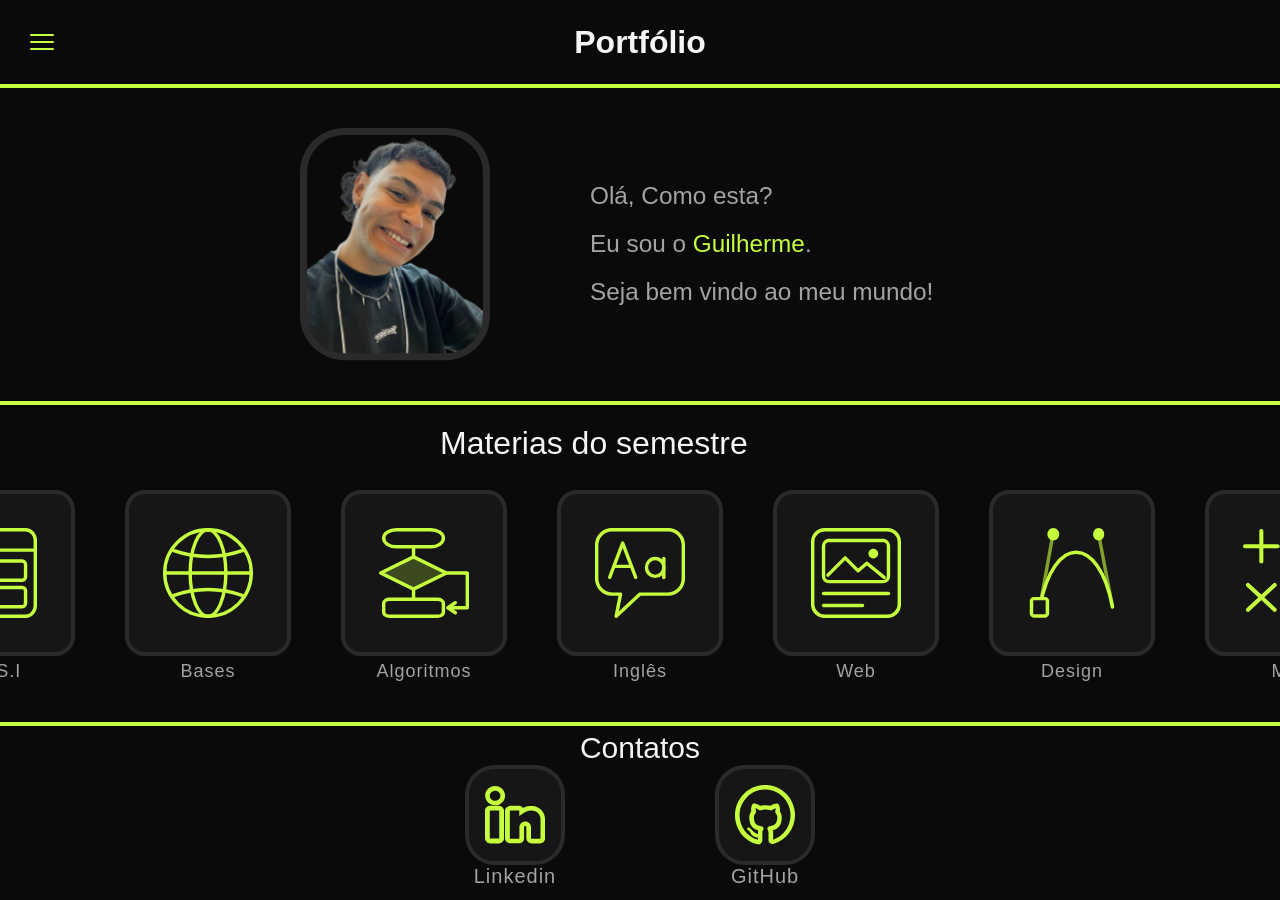
<file: index.html>
<!DOCTYPE html>
<html lang="PT-BR">

<head>
    <meta charset="UTF-8">
    <meta name="viewport" content="width=device-width, initial-scale=1.0">
    <link rel="stylesheet" href="./assets/css/style.css">
    <title>Portfólio</title>
</head>

<body>
    <header>
        <div class="menu-wrapper">
            <input type="checkbox" id="burgerToggle" class="burger-toggle" aria-label="Abrir ou fechar menu">
            <label for="burgerToggle" class="menu-overlay"></label>

            <label for="burgerToggle" class="burger-btn">
                <span></span>
                <span></span>
                <span></span>
            </label>

            <nav id="navMenu" class="nav-menu" aria-label="Menu principal">
                <a href="./ppsi.html">P.P.S.I</a>
                <a href="./bases.html">Bases</a>
                <a href="./algoritmos.html">Algoritmos</a>
                <a href="./ingles.html">Inglês</a>
                <a href="./web.html">Web</a>
                <a href="./design.html">Design</a>
                <a href="./mat.html">Mat</a>
                <a href="./index.html">Home</a>
            </nav>
        </div>
        <h1>Portfólio</h1>
    </header>
    <main>
        <Div class="Apresentação">

            <img src="./assets/img/Foto.svg" </img>

            <div class="span" <h1>Olá, Como esta?</h1>

                <p>Eu sou o <span class="destaque">Guilherme</span>.</p>

                <p>Seja bem vindo ao meu mundo!</p>
            </Div>

        </div>
        <div class="titulo">
            <p>Materias do semestre</p>
        </div>

        <div class="links">

            <a class="ppsi" href="./ppsi.html">
                <span class="icone"><img src="./assets/img/PPSI.svg" alt=""></span>
                <span class="legenda">P.P.S.I</span>
            </a>

            <a class="bases" href="./bases.html">
                <span class="icone"><img src="./assets/img/bases.svg" alt=""></span>
                <span class="legenda">Bases</span>
            </a>

            <a class="algoritmos" href="./algoritmos.html">
                <span class="icone"><img src="./assets/img/Algoritmos.svg" alt=""></span>
                <span class="legenda">Algoritmos</span>
            </a>

            <a class="ingles" href="./ingles.html">
                <span class="icone"><img src="./assets/img/Ingles.svg" alt=""></span>
                <span class="legenda">Inglês</span>
            </a>

            <a class="web" href="./web.html">
                <span class="icone"><img src="./assets/img/web.svg" alt=""></span>
                <span class="legenda">Web</span>
            </a>

            <a class="design" href="./design.html">
                <span class="icone"><img src="./assets/img/design.svg" alt=""></span>
                <span class="legenda">Design</span>
            </a>

            <a class="mat" href="./mat.html">
                <span class="icone"><img src="./assets/img/mat.svg" alt=""></span>
                <span class="legenda">Mat</span>
            </a>

        </div>

    </main>
    <footer>

        <p>Contatos</p>

        <div class="links-footer">

            <a class="ppsi" href="https://www.linkedin.com/in/guilherme-nunes-466906206/">
                <span class="icone"><img src="./assets/img/linkedin.svg" alt=""></span>
                <span class="legenda">Linkedin</span>
            </a>

            <a class="bases" href="https://github.com/guinunes02">
                <span class="icone"><img src="./assets/img/github.svg" alt=""></span>
                <span class="legenda">GitHub</span>
            </a>

        </div>
    </footer>
</body>

</html>
</file>
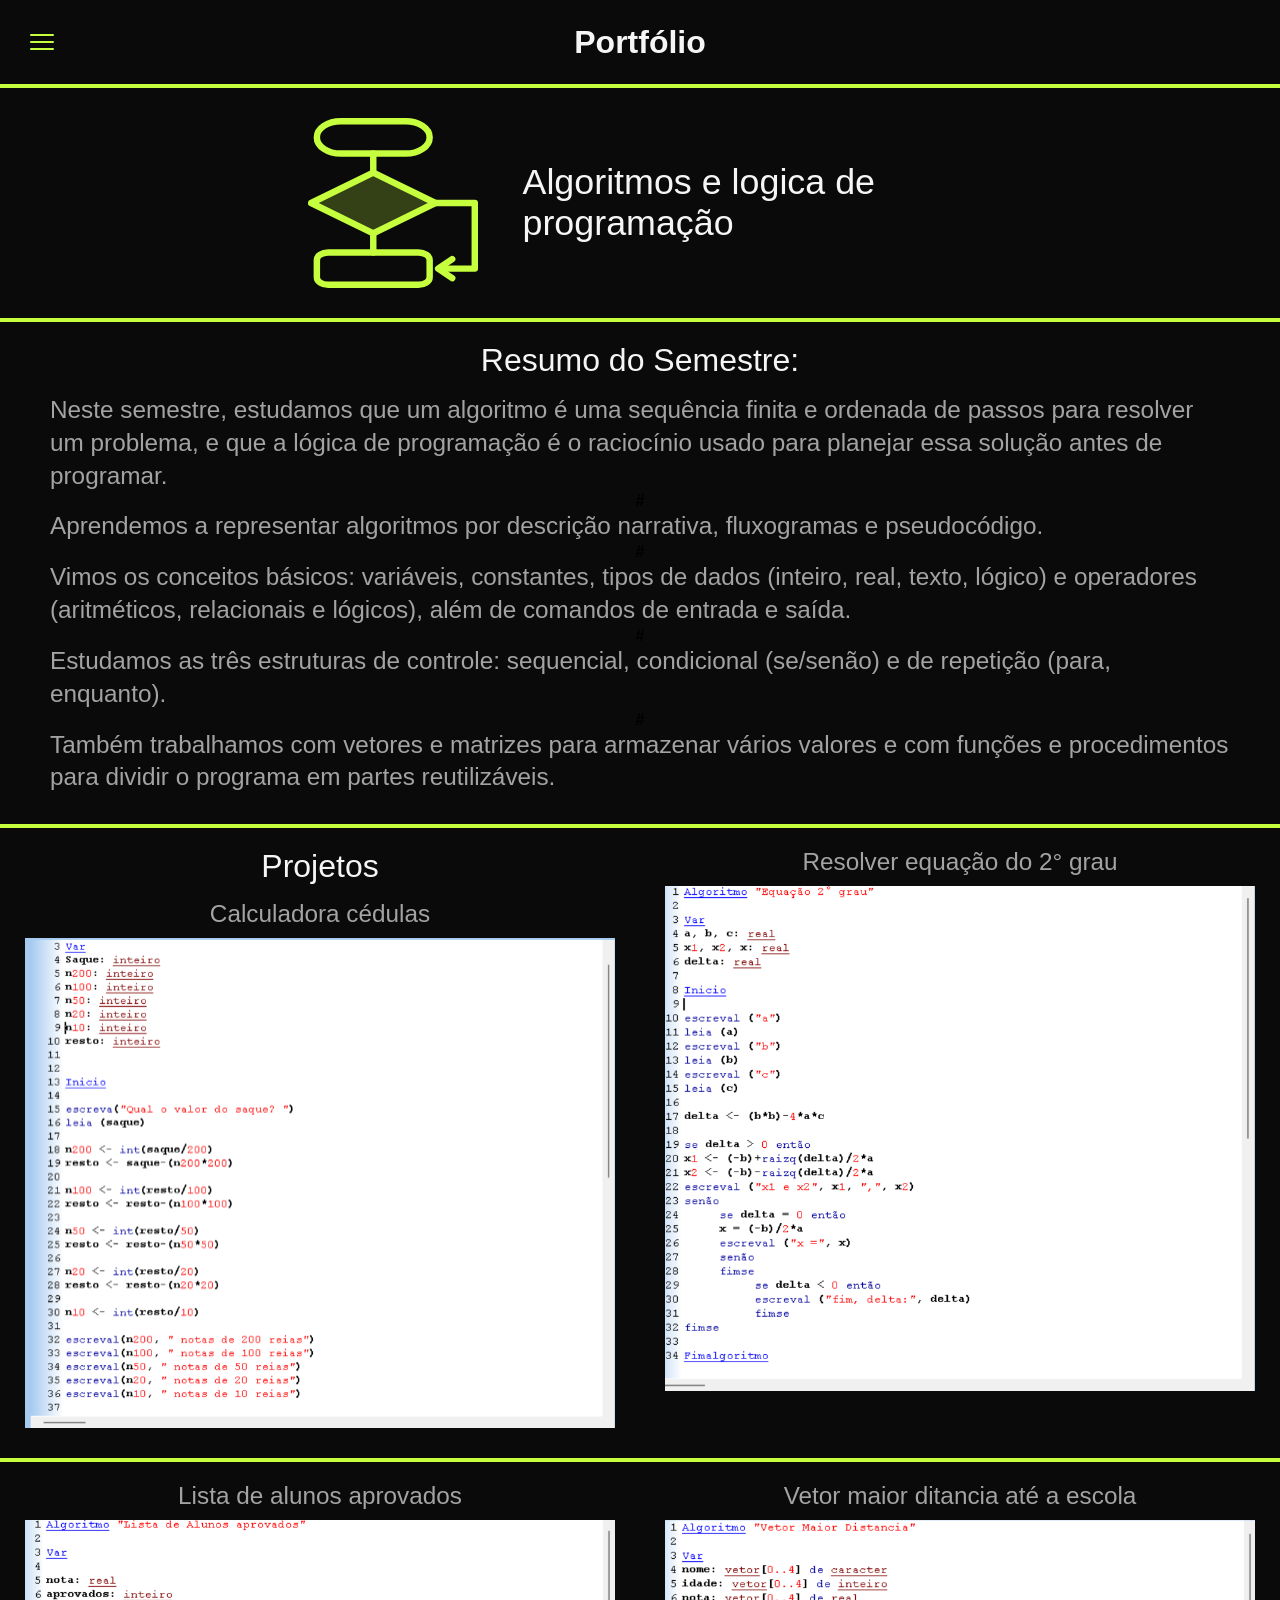
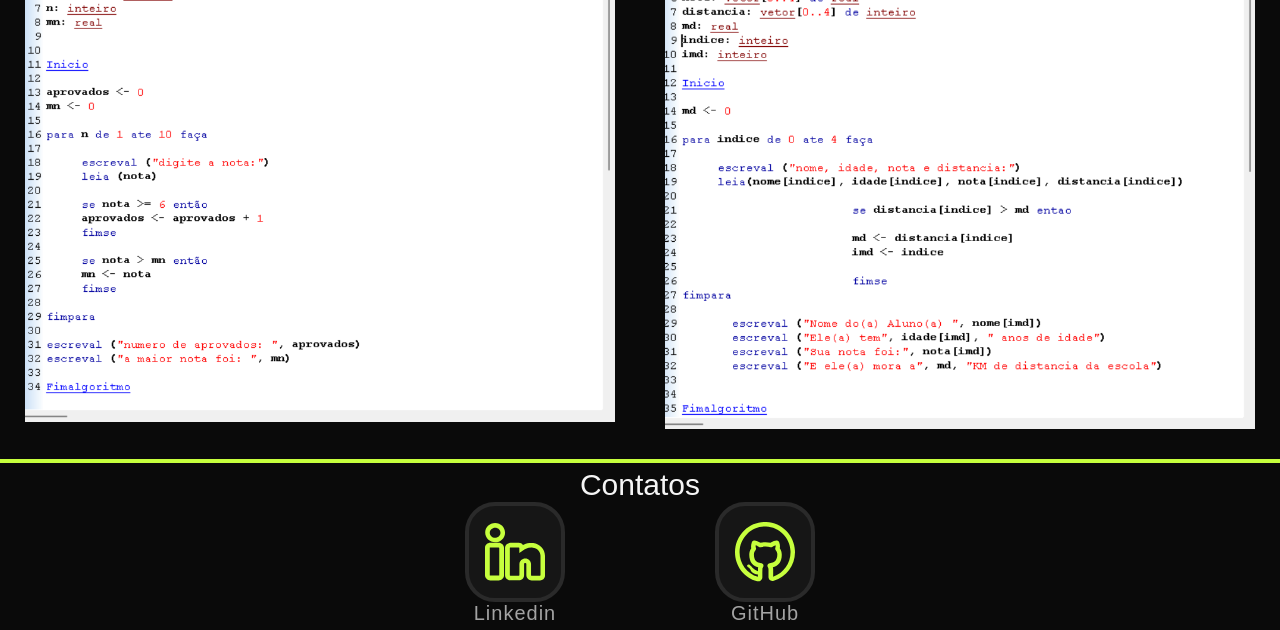
<file: algoritmos.html>
<!DOCTYPE html>
<html lang="pt-BR">

<head>
    <meta charset="UTF-8">
    <meta name="viewport" content="width=device-width, initial-scale=1.0">
    <link rel="stylesheet" href="./assets/css/style.css">
    <link rel="stylesheet" href="./assets/css/algoritmos.css">
    <title>Algoritmos e lógica de programação</title>
</head>

<body class="pagina-algoritmos">
    <header>
        <div class="menu-wrapper">
            <input type="checkbox" id="burgerToggle" class="burger-toggle" aria-label="Abrir ou fechar menu">
            <label for="burgerToggle" class="menu-overlay"></label>

            <label for="burgerToggle" class="burger-btn">
                <span></span>
                <span></span>
                <span></span>
            </label>

            <nav id="navMenu" class="nav-menu" aria-label="Menu principal">
                <a href="./ppsi.html">P.P.S.I</a>
                <a href="./bases.html">Bases</a>
                <a href="./algoritmos.html">Algoritmos</a>
                <a href="./ingles.html">Inglês</a>
                <a href="./web.html">Web</a>
                <a href="./design.html">Design</a>
                <a href="./mat.html">Matematica</a>
                <a href="./index.html">Home</a>
            </nav>
        </div>
        <h1>Portfólio</h1>
    </header>

    <main>

        <section class="hero">
            <img src="./assets/img/Algoritmos.svg" alt="">
            <h2>Algoritmos e logica de programação</h2>
        </section>

        <section class="secao">
            <h2>Resumo do Semestre:</h2>
            <p>Neste semestre, estudamos que um algoritmo é uma sequência finita e ordenada de passos para resolver um
                problema, e que a lógica de programação é o raciocínio usado para planejar essa solução antes de
                programar.</p>
            <b>#</b>
            <p>Aprendemos a representar algoritmos por descrição narrativa, fluxogramas e pseudocódigo.</p>
            <b>#</b>
            <p>Vimos os conceitos básicos: variáveis, constantes, tipos de dados (inteiro, real, texto, lógico) e
                operadores (aritméticos, relacionais e lógicos), além de comandos de entrada e saída.</p>
            <b>#</b>
            <p>Estudamos as três estruturas de controle: sequencial, condicional (se/senão) e de repetição (para,
                enquanto).</p>
            <b>#</b>
            <p>Também trabalhamos com vetores e matrizes para armazenar vários valores e com funções e procedimentos
                para dividir o programa em partes reutilizáveis.</p>
        </section>
            <section class="secao projeto">
                <h2>Projetos</h2>
                <h3 class="projeto-titulo">Calculadora cédulas</h3>
                <a href="#"><img class="destaque-img" src="./assets/img/cedulas.svg"
                        alt="Código da calculadora de cédulas"></a>
            </section>

            <section class="secao projeto">
                <h3 class="projeto-titulo">Resolver equação do 2° grau</h3>
                <a href="#"><img class="destaque-img" src="./assets/img/2grau.svg"
                        alt="Código da equação do 2° grau"></a>
            </section>

            <section class="secao projeto">
                <h3 class="projeto-titulo">Lista de alunos aprovados</h3> 
                <a href="#"><img class="destaque-img" src="./assets/img/alunos.svg"
                        alt="Código da lista de alunos aprovados"></a>
            </section>

            <section class="secao projeto">
                <h3 class="projeto-titulo">Vetor maior ditancia até a escola</h3>
                <a href="#"><img class="destaque-img" src="./assets/img/Vetor.svg"
                        alt="Código do vetor de maior distância"></a>
            </section>

    </main>

    <footer>
        <p>Contatos</p>

        <div class="links-footer">
            <a href="https://www.linkedin.com/in/guilherme-nunes-466906206/">
                <span class="icone"><img src="./assets/img/linkedin.svg" alt=""></span>
                <span class="legenda">Linkedin</span>
            </a>

            <a href="https://github.com/guinunes02">
                <span class="icone"><img src="./assets/img/github.svg" alt=""></span>
                <span class="legenda">GitHub</span>
            </a>
        </div>
    </footer>
</body>

</html>
</file>
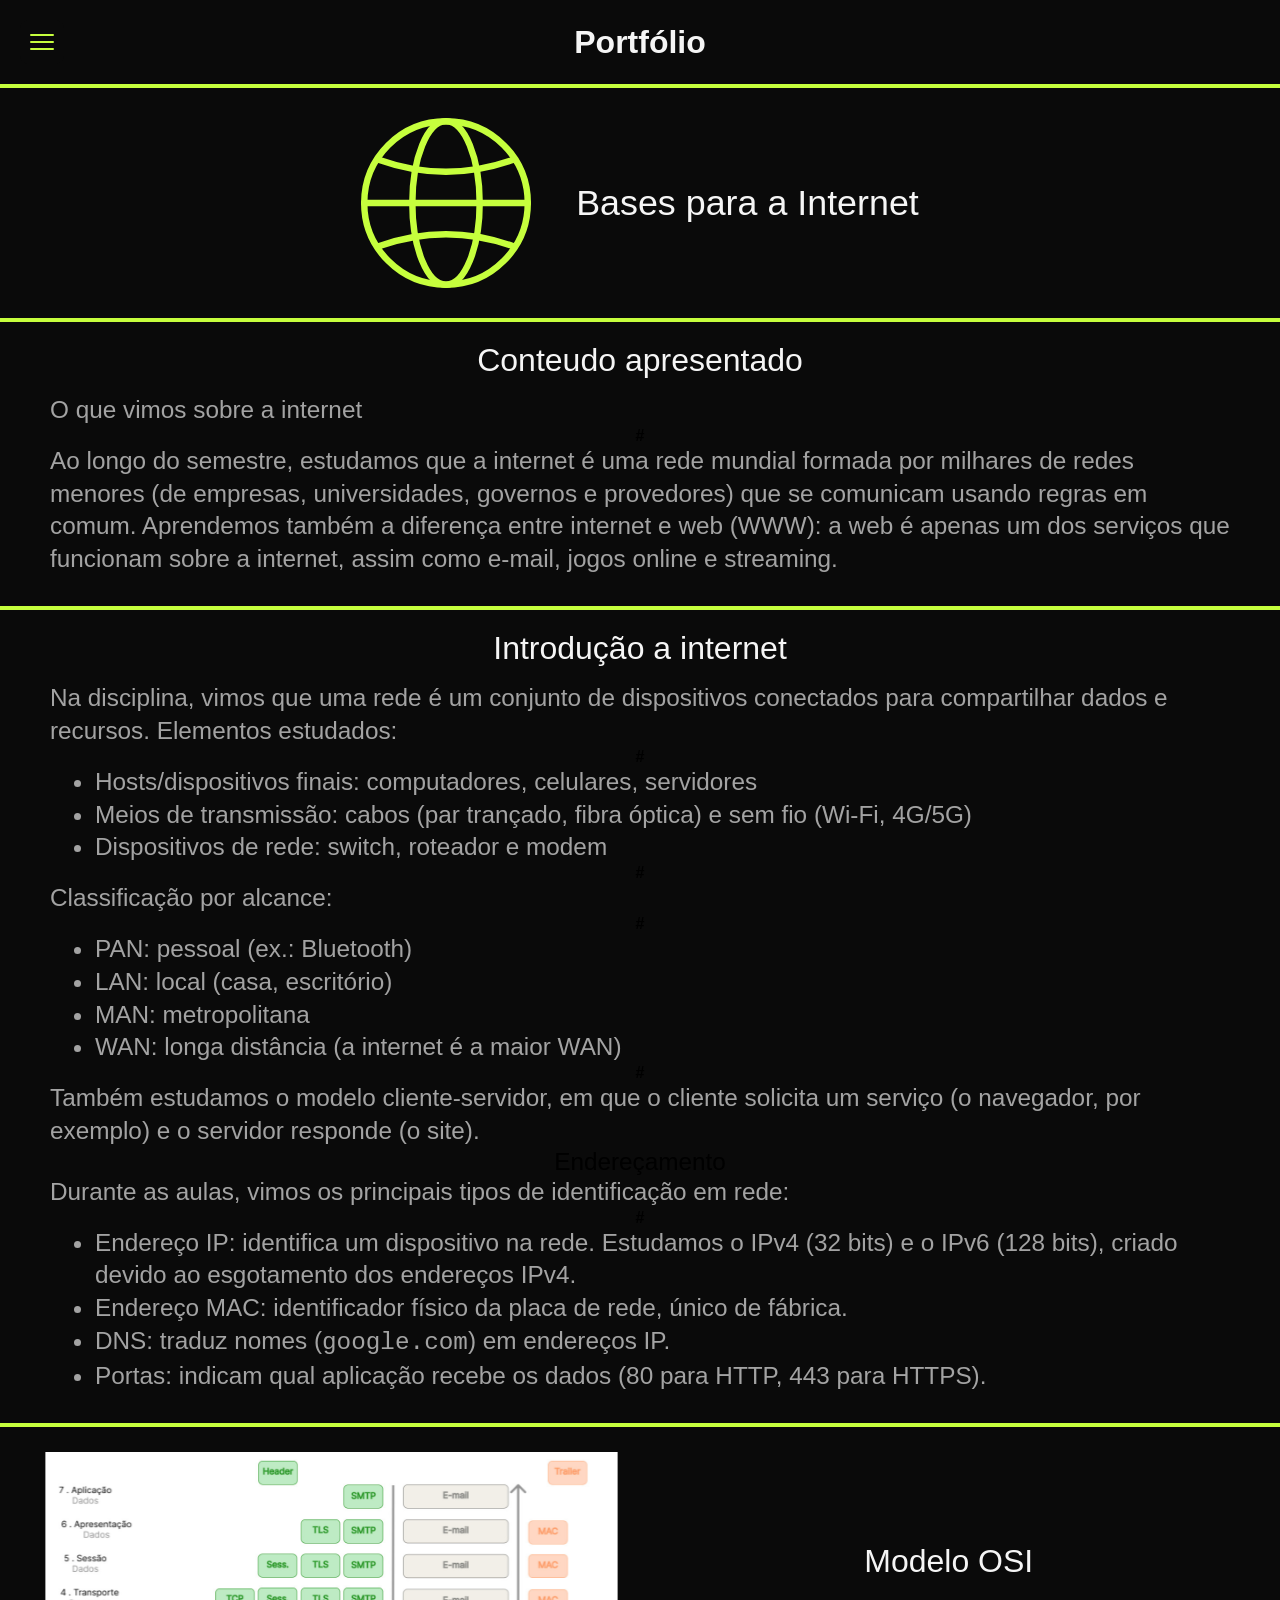
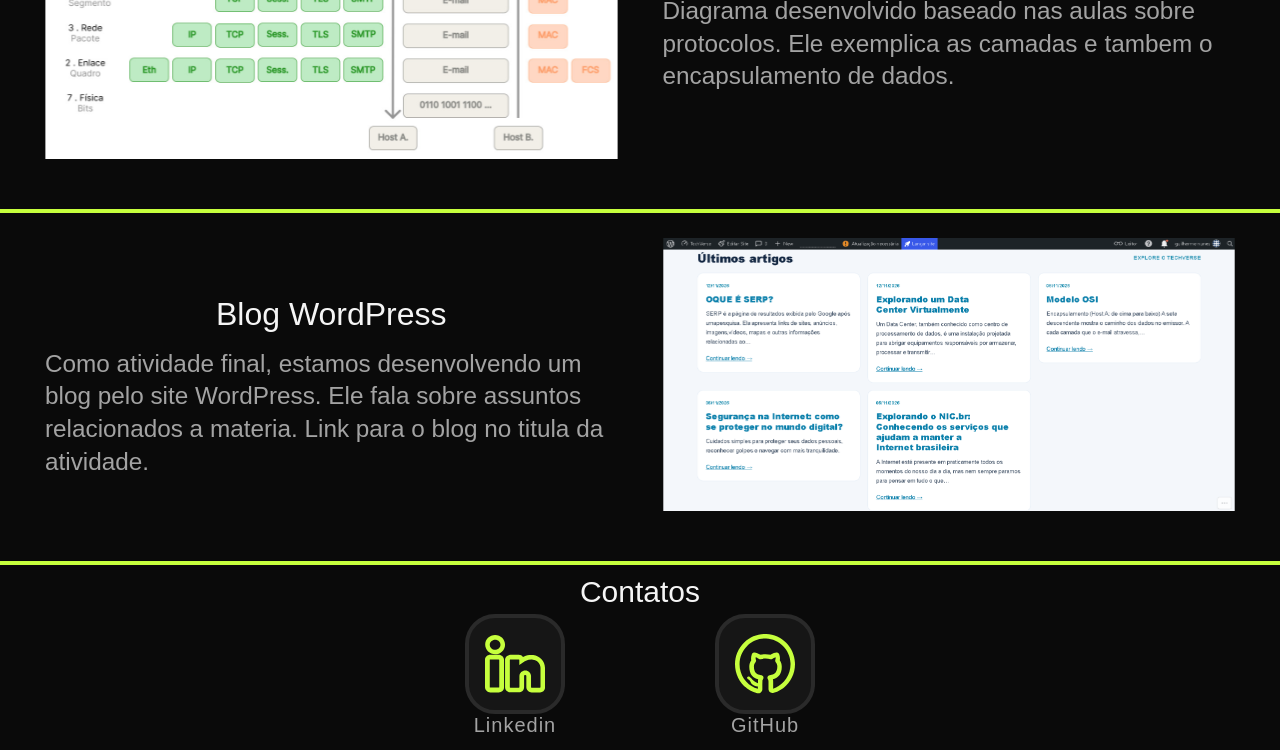
<file: bases.html>
<!DOCTYPE html>
<html lang="pt-BR">

<head>
    <meta charset="UTF-8">
    <meta name="viewport" content="width=device-width, initial-scale=1.0">
    <link rel="stylesheet" href="./assets/css/style.css">
    <link rel="stylesheet" href="./assets/css/bases.css">
    <title>Bases para a Internet</title>
</head>

<body class="pagina-bases">
    <header>
        <div class="menu-wrapper">
            <input type="checkbox" id="burgerToggle" class="burger-toggle" aria-label="Abrir ou fechar menu">
            <label for="burgerToggle" class="menu-overlay"></label>

            <label for="burgerToggle" class="burger-btn">
                <span></span>
                <span></span>
                <span></span>
            </label>

            <nav id="navMenu" class="nav-menu" aria-label="Menu principal">
                <a href="./ppsi.html">P.P.S.I</a>
                <a href="./bases.html">Bases</a>
                <a href="./algoritmos.html">Algoritmos</a>
                <a href="./ingles.html">Inglês</a>
                <a href="./web.html">Web</a>
                <a href="./design.html">Design</a>
                <a href="./mat.html">Matematica</a>
                <a href="./index.html">Home</a>
            </nav>
        </div>
        <h1>Portfólio</h1>
    </header>

    <main>

        <section class="hero">
            <img src="./assets/img/bases.svg" alt="">
            <h2>Bases para a Internet</h2>
        </section>

        <section class="secao">
            <h2>Conteudo apresentado</h2>
            <p>O que vimos sobre a internet</p>
            <b>#</b>
            <p>Ao longo do semestre, estudamos que a internet é uma rede mundial formada por milhares de redes menores
                (de empresas, universidades, governos e provedores) que se comunicam usando regras em comum. Aprendemos
                também a diferença entre internet e web (WWW): a web é apenas um dos serviços que funcionam sobre a
                internet, assim como e-mail, jogos online e streaming.</p>
        </section>

        <section class="secao">
            <h2>Introdução a internet</h2>
            <p>Na disciplina, vimos que uma rede é um conjunto de dispositivos conectados para compartilhar dados e
                recursos. Elementos estudados:</p>
            <b>#</b>
            <ul>
                <li>Hosts/dispositivos finais: computadores, celulares, servidores</li>
                <li>Meios de transmissão: cabos (par trançado, fibra óptica) e sem fio (Wi-Fi, 4G/5G)</li>
                <li>Dispositivos de rede: switch, roteador e modem</li>
            </ul>
            <b>#</b>
            <p>Classificação por alcance:</p>
            <b>#</b>
            <ul>
                <li>PAN: pessoal (ex.: Bluetooth)</li>
                <li>LAN: local (casa, escritório)</li>
                <li>MAN: metropolitana</li>
                <li>WAN: longa distância (a internet é a maior WAN)</li>
            </ul>
            <b>#</b>
            <p>Também estudamos o modelo cliente-servidor, em que o cliente solicita um serviço (o navegador, por
                exemplo) e o servidor responde (o site).</p>
            <h3>Endereçamento</h3>
            <p>Durante as aulas, vimos os principais tipos de identificação em rede:</p>
            <b>#</b>
            <ul>
                <li>Endereço IP: identifica um dispositivo na rede. Estudamos o IPv4 (32 bits) e o IPv6 (128 bits),
                    criado devido ao esgotamento dos endereços IPv4.</li>
                <li>Endereço MAC: identificador físico da placa de rede, único de fábrica.</li>
                <li>DNS: traduz nomes (<code>google.com</code>) em endereços IP.</li>
                <li>Portas: indicam qual aplicação recebe os dados (80 para HTTP, 443 para HTTPS).</li>
            </ul>
        </section>

        <section class="secao">
            <h2>Modelo OSI</h2>
            <img class="destaque-img" src="./assets/img/OSI.svg" alt="Diagrama do modelo OSI">
            <p>Diagrama desenvolvido baseado nas aulas sobre protocolos. Ele exemplica as camadas e tambem o
                encapsulamento de dados.</p>
        </section>

        <section class="secao">
            <h2><a href="https://techversefatec.wordpress.com/">Blog WordPress</a></h2>
            <img class="destaque-img" src="./assets/img/wordpress.svg" alt="Blog WordPress">
            <p>Como atividade final, estamos desenvolvendo um blog pelo site WordPress. Ele fala sobre assuntos
                relacionados a materia. Link para o blog no titula da atividade.</p>
        </section>
    </main>

    <footer>
        <p>Contatos</p>

        <div class="links-footer">
            <a href="https://www.linkedin.com/in/guilherme-nunes-466906206/">
                <span class="icone"><img src="./assets/img/linkedin.svg" alt=""></span>
                <span class="legenda">Linkedin</span>
            </a>

            <a href="https://github.com/guinunes02">
                <span class="icone"><img src="./assets/img/github.svg" alt=""></span>
                <span class="legenda">GitHub</span>
            </a>
        </div>
    </footer>
</body>

</html>
</file>
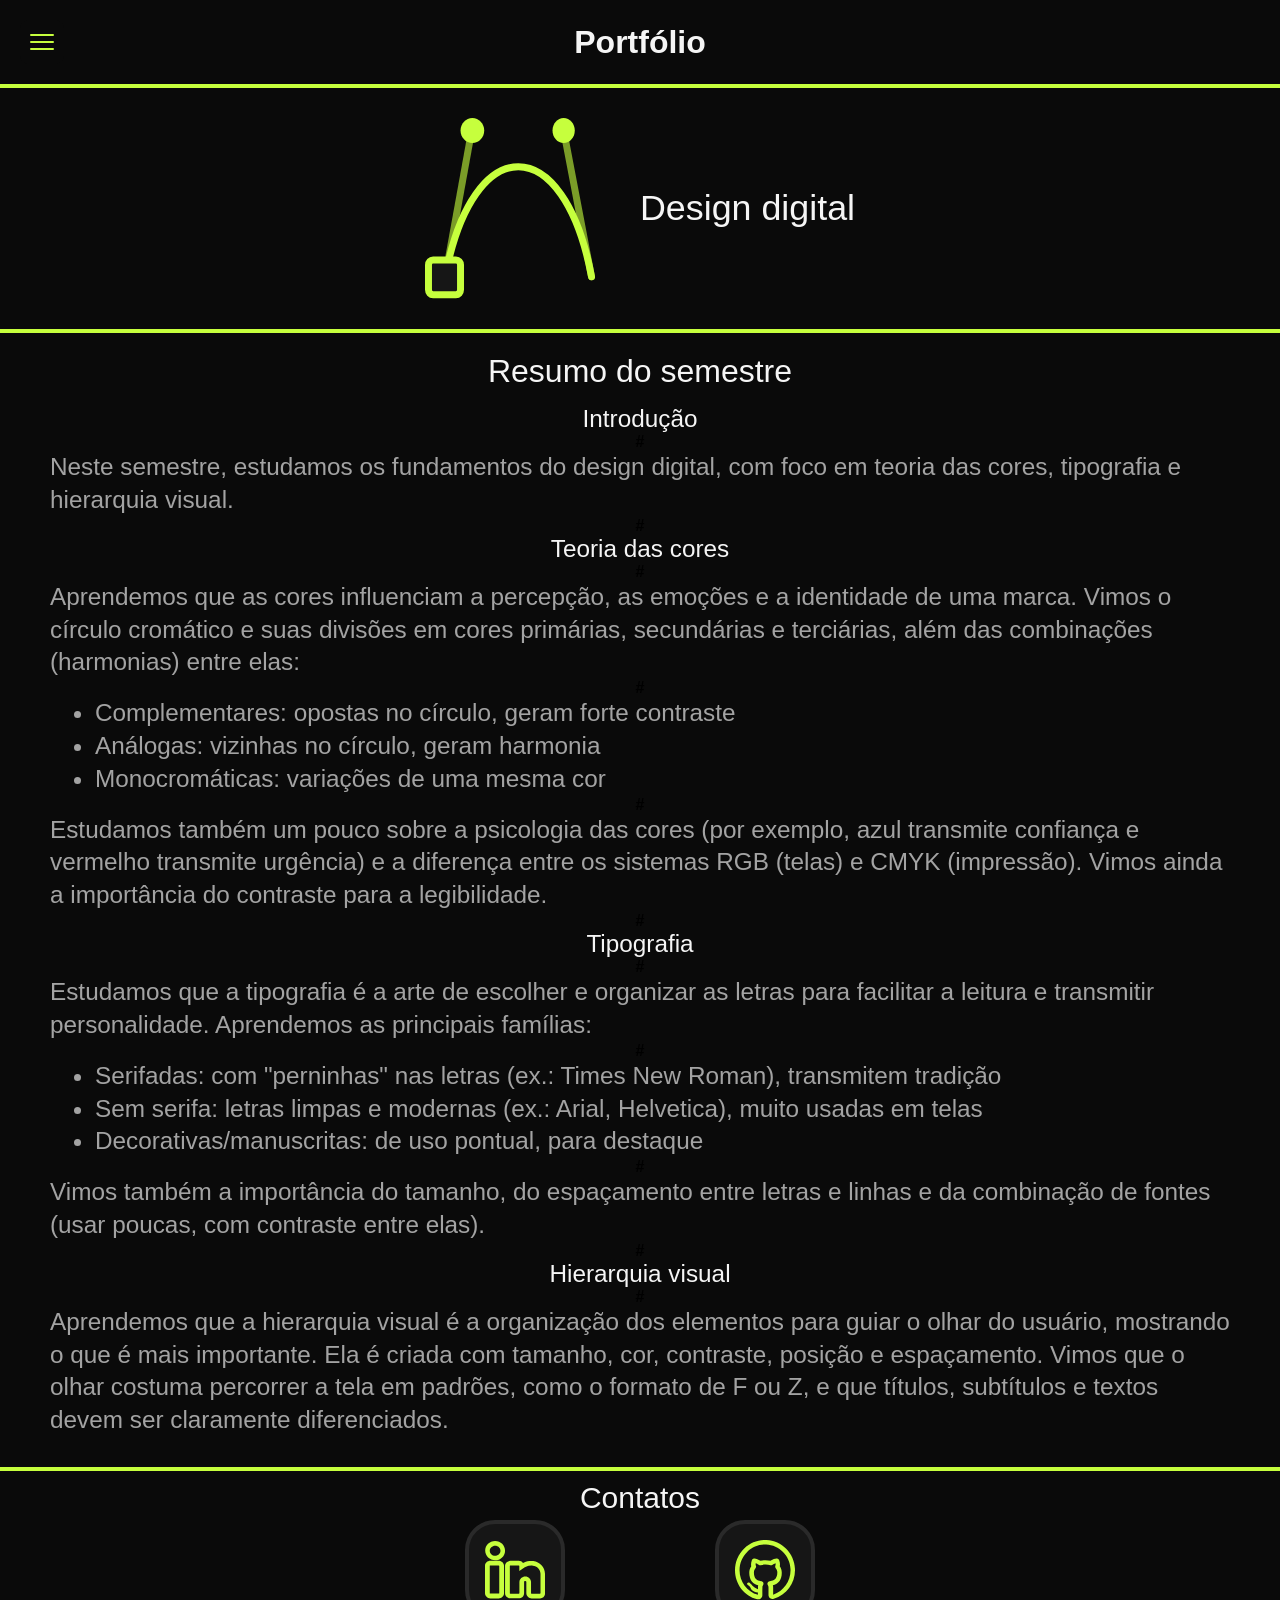
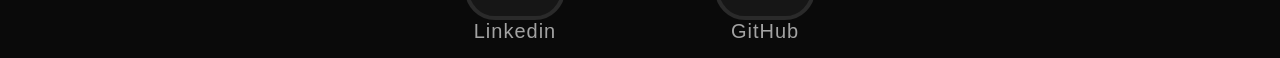
<file: design.html>
<!DOCTYPE html>
<html lang="pt-BR">

<head>
    <meta charset="UTF-8">
    <meta name="viewport" content="width=device-width, initial-scale=1.0">
    <link rel="stylesheet" href="./assets/css/style.css">
    <link rel="stylesheet" href="./assets/css/design.css">
    <title>Design digital</title>
</head>

<body class="pagina-design">
    <header>
        <div class="menu-wrapper">
            <input type="checkbox" id="burgerToggle" class="burger-toggle" aria-label="Abrir ou fechar menu">
            <label for="burgerToggle" class="menu-overlay"></label>

            <label for="burgerToggle" class="burger-btn">
                <span></span>
                <span></span>
                <span></span>
            </label>

            <nav id="navMenu" class="nav-menu" aria-label="Menu principal">
                <a href="./ppsi.html">P.P.S.I</a>
                <a href="./bases.html">Bases</a>
                <a href="./algoritmos.html">Algoritmos</a>
                <a href="./ingles.html">Inglês</a>
                <a href="./web.html">Web</a>
                <a href="./design.html">Design</a>
                <a href="./mat.html">Matematica</a>
                <a href="./index.html">Home</a>
            </nav>
        </div>
        <h1>Portfólio</h1>
    </header>

    <main>

        <section class="hero">
            <img src="./assets/img/design.svg" alt="">
            <h2>Design digital</h2>
        </section>

        <section class="secao">
            <h2>Resumo do semestre</h2>
            <h3>Introdução</h3>
            <b>#</b>
            <p>Neste semestre, estudamos os fundamentos do design digital, com foco em teoria das cores, tipografia e
                hierarquia visual.</p>
            <b>#</b>
            <h3>Teoria das cores</h3>
            <b>#</b>
            <p>Aprendemos que as cores influenciam a percepção, as emoções e a identidade de uma marca. Vimos o círculo
                cromático e suas divisões em cores primárias, secundárias e terciárias, além das combinações (harmonias)
                entre elas:</p>
            <b>#</b>
            <ul>
                <li>Complementares: opostas no círculo, geram forte contraste</li>
                <li>Análogas: vizinhas no círculo, geram harmonia</li>
                <li>Monocromáticas: variações de uma mesma cor</li>
            </ul>
            <b>#</b>
            <p>Estudamos também um pouco sobre a psicologia das cores (por exemplo, azul transmite confiança e vermelho
                transmite
                urgência) e a diferença entre os sistemas RGB (telas) e CMYK (impressão). Vimos ainda a importância do
                contraste para a legibilidade.</p>
            <b>#</b>
            <h3>Tipografia</h3>
            <b>#</b>
            <p>Estudamos que a tipografia é a arte de escolher e organizar as letras para facilitar a leitura e
                transmitir personalidade. Aprendemos as principais famílias:</p>
            <b>#</b>
            <ul>
                <li>Serifadas: com "perninhas" nas letras (ex.: Times New Roman), transmitem tradição</li>
                <li>Sem serifa: letras limpas e modernas (ex.: Arial, Helvetica), muito usadas em telas</li>
                <li>Decorativas/manuscritas: de uso pontual, para destaque</li>
            </ul>
            <b>#</b>
            <p>Vimos também a importância do tamanho, do espaçamento entre letras e linhas e da combinação de fontes
                (usar poucas, com contraste entre elas).</p>
            <b>#</b>
            <h3>Hierarquia visual</h3>
            <b>#</b>
            <p>Aprendemos que a hierarquia visual é a organização dos elementos para guiar o olhar do usuário, mostrando
                o que é mais importante. Ela é criada com tamanho, cor, contraste, posição e espaçamento. Vimos que o
                olhar costuma percorrer a tela em padrões, como o formato de F ou Z, e que títulos, subtítulos e textos
                devem ser claramente diferenciados.</p>
        </section>
    </main>

    <footer>
        <p>Contatos</p>

        <div class="links-footer">
            <a href="https://www.linkedin.com/in/guilherme-nunes-466906206/">
                <span class="icone"><img src="./assets/img/linkedin.svg" alt=""></span>
                <span class="legenda">Linkedin</span>
            </a>

            <a href="https://github.com/guinunes02">
                <span class="icone"><img src="./assets/img/github.svg" alt=""></span>
                <span class="legenda">GitHub</span>
            </a>
        </div>
    </footer>
</body>

</html>
</file>
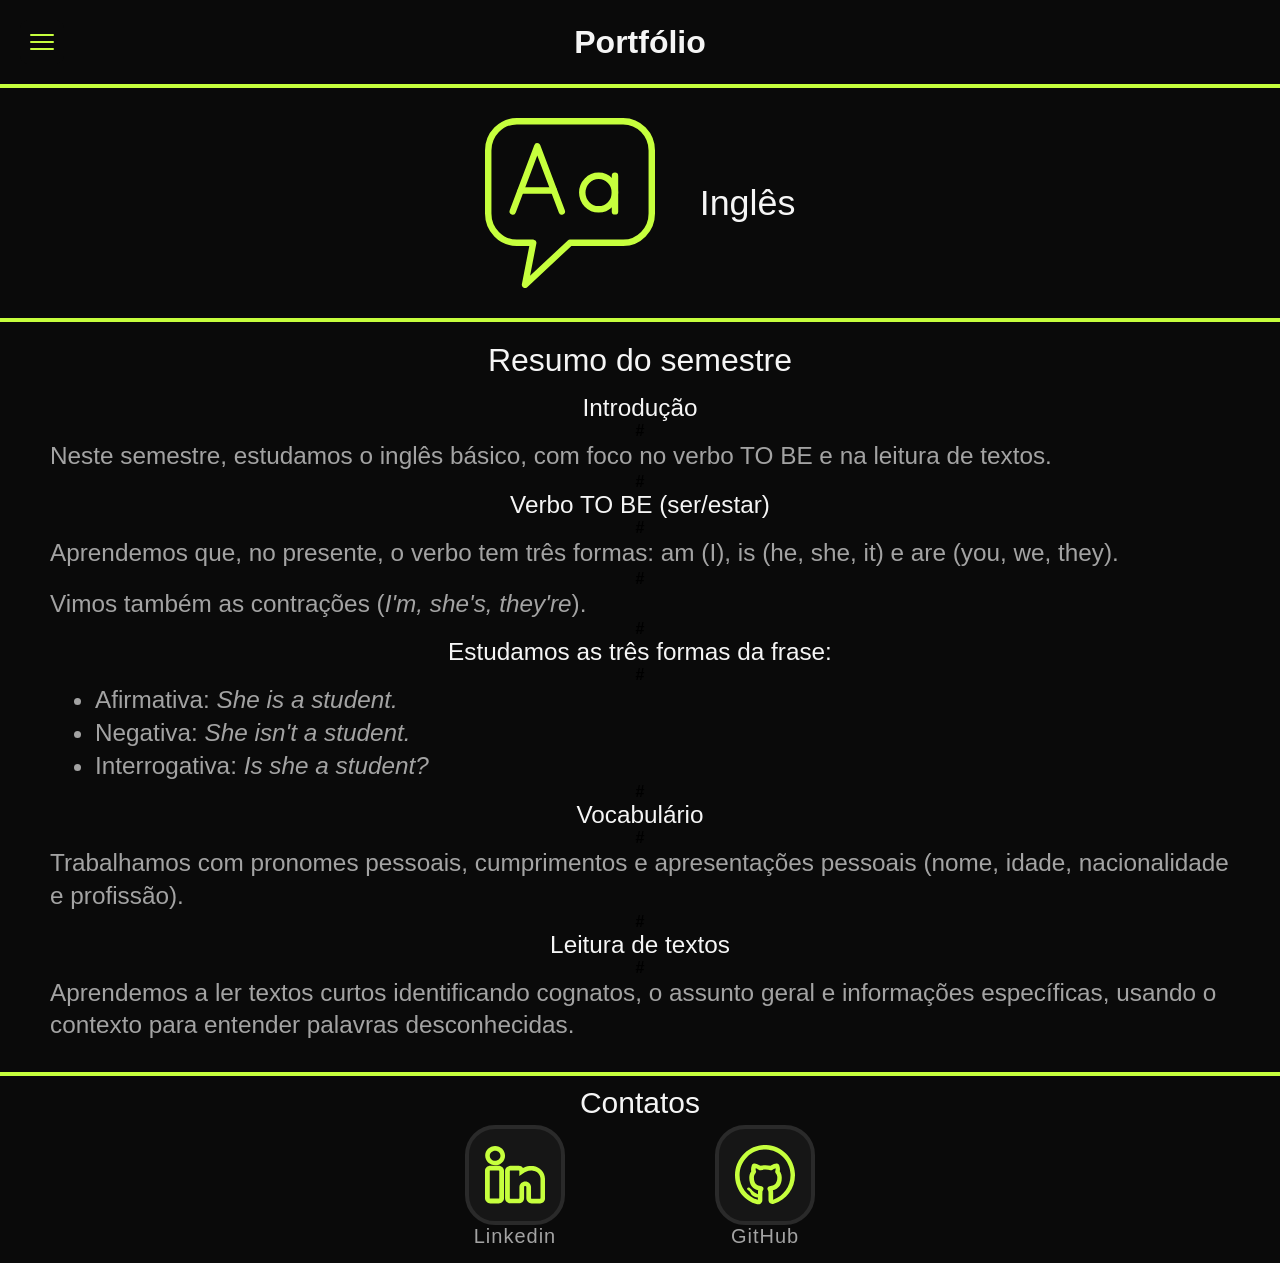
<file: ingles.html>
<!DOCTYPE html>
<html lang="pt-BR">

<head>
    <meta charset="UTF-8">
    <meta name="viewport" content="width=device-width, initial-scale=1.0">
    <link rel="stylesheet" href="./assets/css/style.css">
    <link rel="stylesheet" href="./assets/css/ingles.css">
    <title>Inglês</title>
</head>

<body class="pagina-ingles">
    <header>
        <div class="menu-wrapper">
            <input type="checkbox" id="burgerToggle" class="burger-toggle" aria-label="Abrir ou fechar menu">
            <label for="burgerToggle" class="menu-overlay"></label>

            <label for="burgerToggle" class="burger-btn">
                <span></span>
                <span></span>
                <span></span>
            </label>

            <nav id="navMenu" class="nav-menu" aria-label="Menu principal">
                <a href="./ppsi.html">P.P.S.I</a>
                <a href="./bases.html">Bases</a>
                <a href="./algoritmos.html">Algoritmos</a>
                <a href="./ingles.html">Inglês</a>
                <a href="./web.html">Web</a>
                <a href="./design.html">Design</a>
                <a href="./mat.html">Matematica</a>
                <a href="./index.html">Home</a>
            </nav>
        </div>
        <h1>Portfólio</h1>
    </header>

    <main>

        <section class="hero">
            <img src="./assets/img/Ingles.svg" alt="">
            <h2>Inglês</h2>
        </section>

        <section class="secao">
            <h2>Resumo do semestre</h2>

            <h3>Introdução</h3>
            <b>#</b>
            <p>Neste semestre, estudamos o inglês básico, com foco no verbo TO BE e na leitura de textos.</p>
            <b>#</b>
            <h3>Verbo TO BE (ser/estar)</h3>
            <b>#</b>
            <p>Aprendemos que, no presente, o verbo tem três formas: am (I), is (he, she, it) e are (you, we, they).</p>
            <b>#</b>
            <p>Vimos também as contrações (<em>I'm, she's, they're</em>).</p>
            <b>#</b>
            <h3>Estudamos as três formas da frase:</h3>
            <b>#</b>
            <ul>    
                <li>Afirmativa: <em>She is a student.</em></li>
                <li>Negativa: <em>She isn't a student.</em></li>
                <li>Interrogativa: <em>Is she a student?</em></li>
            </ul>
            <b>#</b>
            <h3>Vocabulário</h3>
            <b>#</b>
            <p>Trabalhamos com pronomes pessoais, cumprimentos e apresentações pessoais (nome, idade, nacionalidade e
                profissão).</p>
            <b>#</b>
            <h3>Leitura de textos</h3>
            <b>#</b>
            <p>Aprendemos a ler textos curtos identificando cognatos, o assunto geral e informações específicas, usando
                o contexto para entender palavras desconhecidas.</p>
        </section>
    </main>

    <footer>
        <p>Contatos</p>

        <div class="links-footer">
            <a href="https://www.linkedin.com/in/guilherme-nunes-466906206/">
                <span class="icone"><img src="./assets/img/linkedin.svg" alt=""></span>
                <span class="legenda">Linkedin</span>
            </a>

            <a href="https://github.com/guinunes02">
                <span class="icone"><img src="./assets/img/github.svg" alt=""></span>
                <span class="legenda">GitHub</span>
            </a>
        </div>
    </footer>
</body>

</html>
</file>
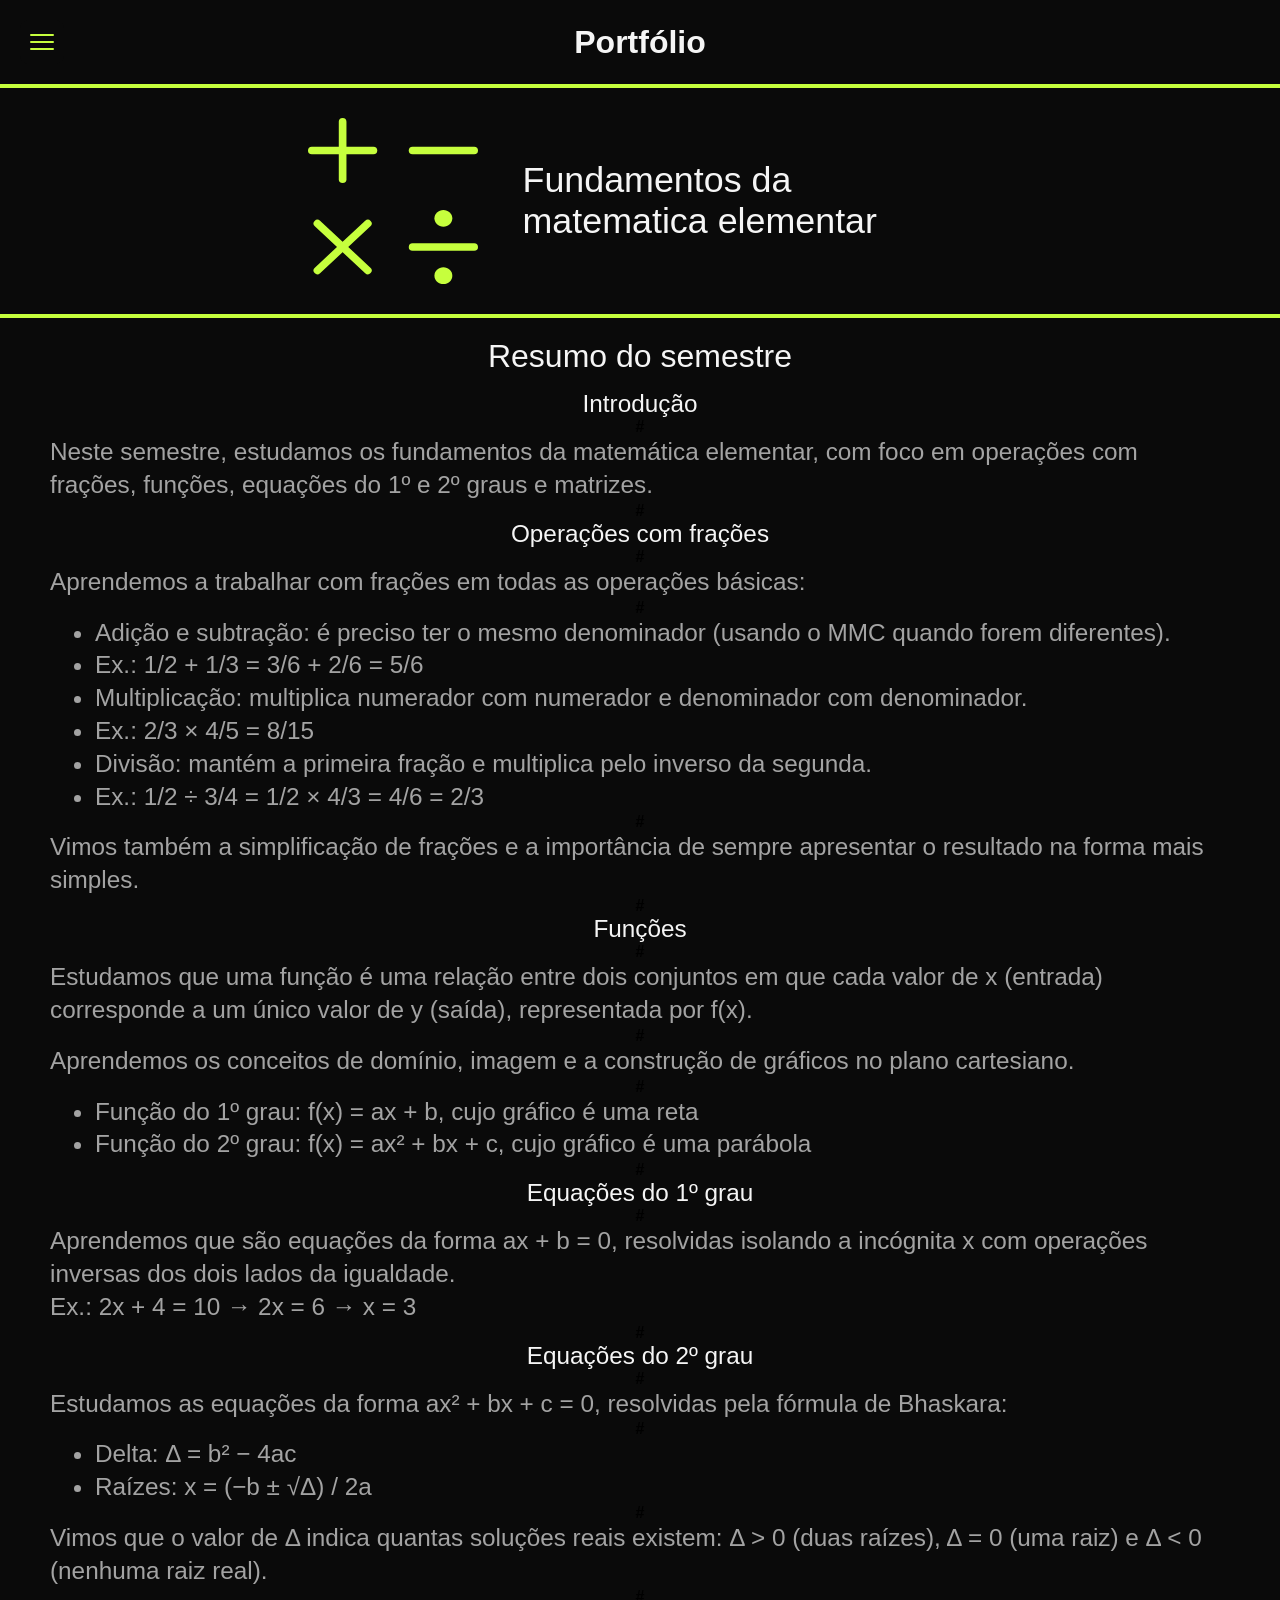
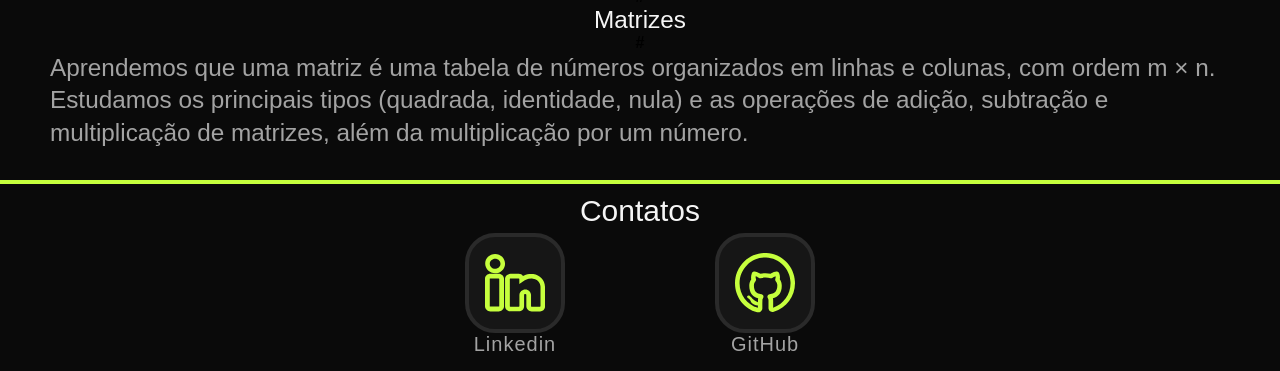
<file: mat.html>
<!DOCTYPE html>
<html lang="pt-BR">

<head>
    <meta charset="UTF-8">
    <meta name="viewport" content="width=device-width, initial-scale=1.0">
    <link rel="stylesheet" href="./assets/css/style.css">
    <link rel="stylesheet" href="./assets/css/mat.css">
    <title>Fundamentos da matemática elementar</title>
</head>

<body class="pagina-mat">
    <header>
        <div class="menu-wrapper">
            <input type="checkbox" id="burgerToggle" class="burger-toggle" aria-label="Abrir ou fechar menu">
            <label for="burgerToggle" class="menu-overlay"></label>

            <label for="burgerToggle" class="burger-btn">
                <span></span>
                <span></span>
                <span></span>
            </label>

            <nav id="navMenu" class="nav-menu" aria-label="Menu principal">
                <a href="./ppsi.html">P.P.S.I</a>
                <a href="./bases.html">Bases</a>
                <a href="./algoritmos.html">Algoritmos</a>
                <a href="./ingles.html">Inglês</a>
                <a href="./web.html">Web</a>
                <a href="./design.html">Design</a>
                <a href="./mat.html">Matematica</a>
                <a href="./index.html">Home</a>
            </nav>
        </div>
        <h1>Portfólio</h1>
    </header>

    <main>

        <section class="hero">
            <img src="./assets/img/mat.svg" alt="">
            <h2>Fundamentos da matematica elementar</h2>
        </section>

        <section class="secao">
            <h2>Resumo do semestre</h2>

            <h3>Introdução</h3>
            <b>#</b>
            <p>Neste semestre, estudamos os fundamentos da matemática elementar, com foco em operações com frações, funções, equações do 1º e 2º graus e matrizes.</p>
            <b>#</b>
            <h3>Operações com frações</h3>
            <b>#</b>
            <p>Aprendemos a trabalhar com frações em todas as operações básicas:</p>
            <b>#</b>
            <ul>
                <li>Adição e subtração: é preciso ter o mesmo denominador (usando o MMC quando forem diferentes).</li>
                <li>Ex.: 1/2 + 1/3 = 3/6 + 2/6 = 5/6</li>
                <li>Multiplicação: multiplica numerador com numerador e denominador com denominador.</li>
                <li>Ex.: 2/3 × 4/5 = 8/15</li>
                <li>Divisão: mantém a primeira fração e multiplica pelo inverso da segunda.</li>
                <li>Ex.: 1/2 ÷ 3/4 = 1/2 × 4/3 = 4/6 = 2/3</li>
            </ul>
            <b>#</b>
            <p>Vimos também a simplificação de frações e a importância de sempre apresentar o resultado na forma mais simples.</p>
            <b>#</b>
            <h3>Funções</h3>
            <b>#</b>
            <p>Estudamos que uma função é uma relação entre dois conjuntos em que cada valor de x (entrada) corresponde a um único valor de y (saída), representada por f(x).</p>
            <b>#</b>
            <p>Aprendemos os conceitos de domínio, imagem e a construção de gráficos no plano cartesiano.</p>
            <b>#</b>
            <ul>
                <li>Função do 1º grau: f(x) = ax + b, cujo gráfico é uma reta</li>
                <li>Função do 2º grau: f(x) = ax² + bx + c, cujo gráfico é uma parábola</li>
            </ul>
            <b>#</b>
            <h3>Equações do 1º grau</h3>
            <b>#</b>
            <p>Aprendemos que são equações da forma ax + b = 0, resolvidas isolando a incógnita x com operações inversas dos dois lados da igualdade.<br>Ex.: 2x + 4 = 10 → 2x = 6 → x = 3</p>
            <b>#</b>
            <h3>Equações do 2º grau</h3>
            <b>#</b>
            <p>Estudamos as equações da forma ax² + bx + c = 0, resolvidas pela fórmula de Bhaskara:</p>
            <b>#</b>
            <ul>
                <li>Delta: Δ = b² − 4ac</li>
                <li>Raízes: x = (−b ± √Δ) / 2a</li>
            </ul>
            <b>#</b>
            <p>Vimos que o valor de Δ indica quantas soluções reais existem: Δ &gt; 0 (duas raízes), Δ = 0 (uma raiz) e Δ &lt; 0 (nenhuma raiz real).</p>
            <b>#</b>
            <h3>Matrizes</h3>
            <b>#</b>
            <p>Aprendemos que uma matriz é uma tabela de números organizados em linhas e colunas, com ordem m × n. Estudamos os principais tipos (quadrada, identidade, nula) e as operações de adição, subtração e multiplicação de matrizes, além da multiplicação por um número.</p>
        </section>
    </main>

    <footer>
        <p>Contatos</p>

        <div class="links-footer">
            <a href="https://www.linkedin.com/in/guilherme-nunes-466906206/">
                <span class="icone"><img src="./assets/img/linkedin.svg" alt=""></span>
                <span class="legenda">Linkedin</span>
            </a>

            <a href="https://github.com/guinunes02">
                <span class="icone"><img src="./assets/img/github.svg" alt=""></span>
                <span class="legenda">GitHub</span>
            </a>
        </div>
    </footer>
</body>

</html>
</file>
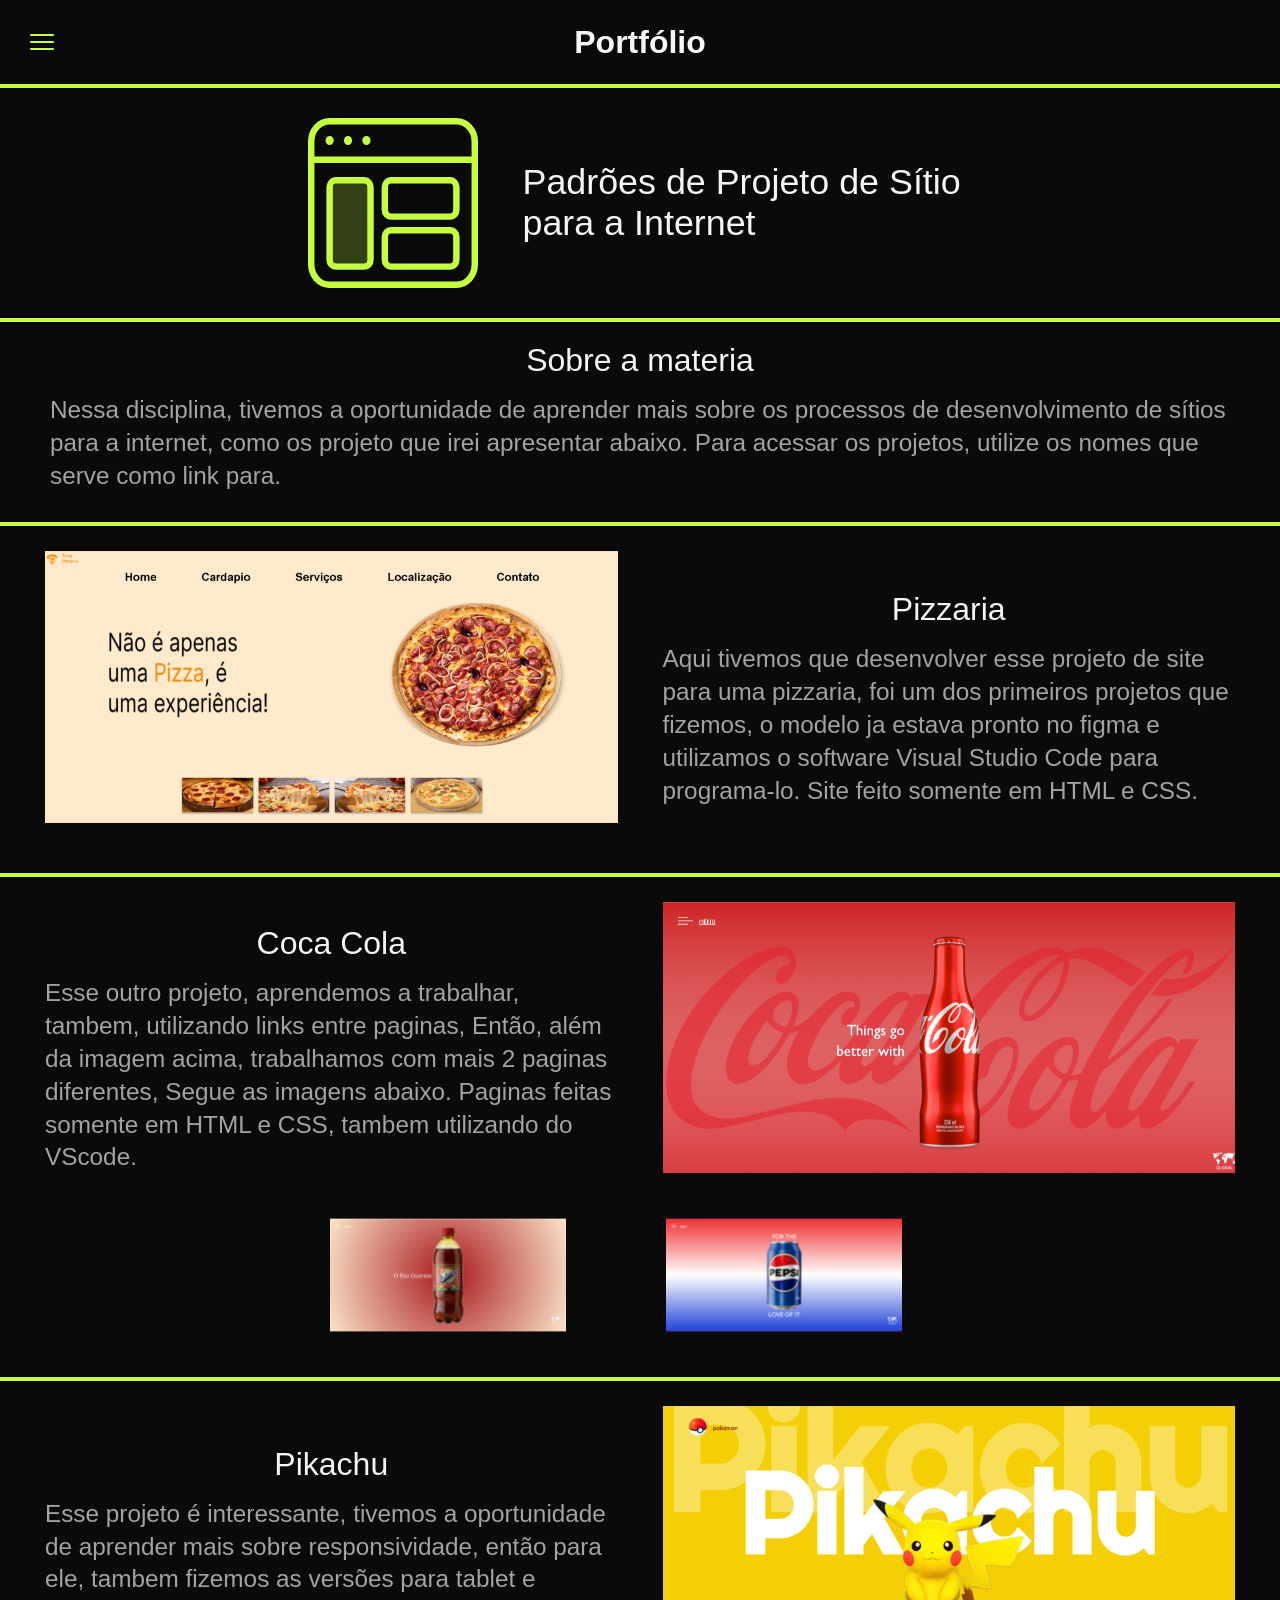
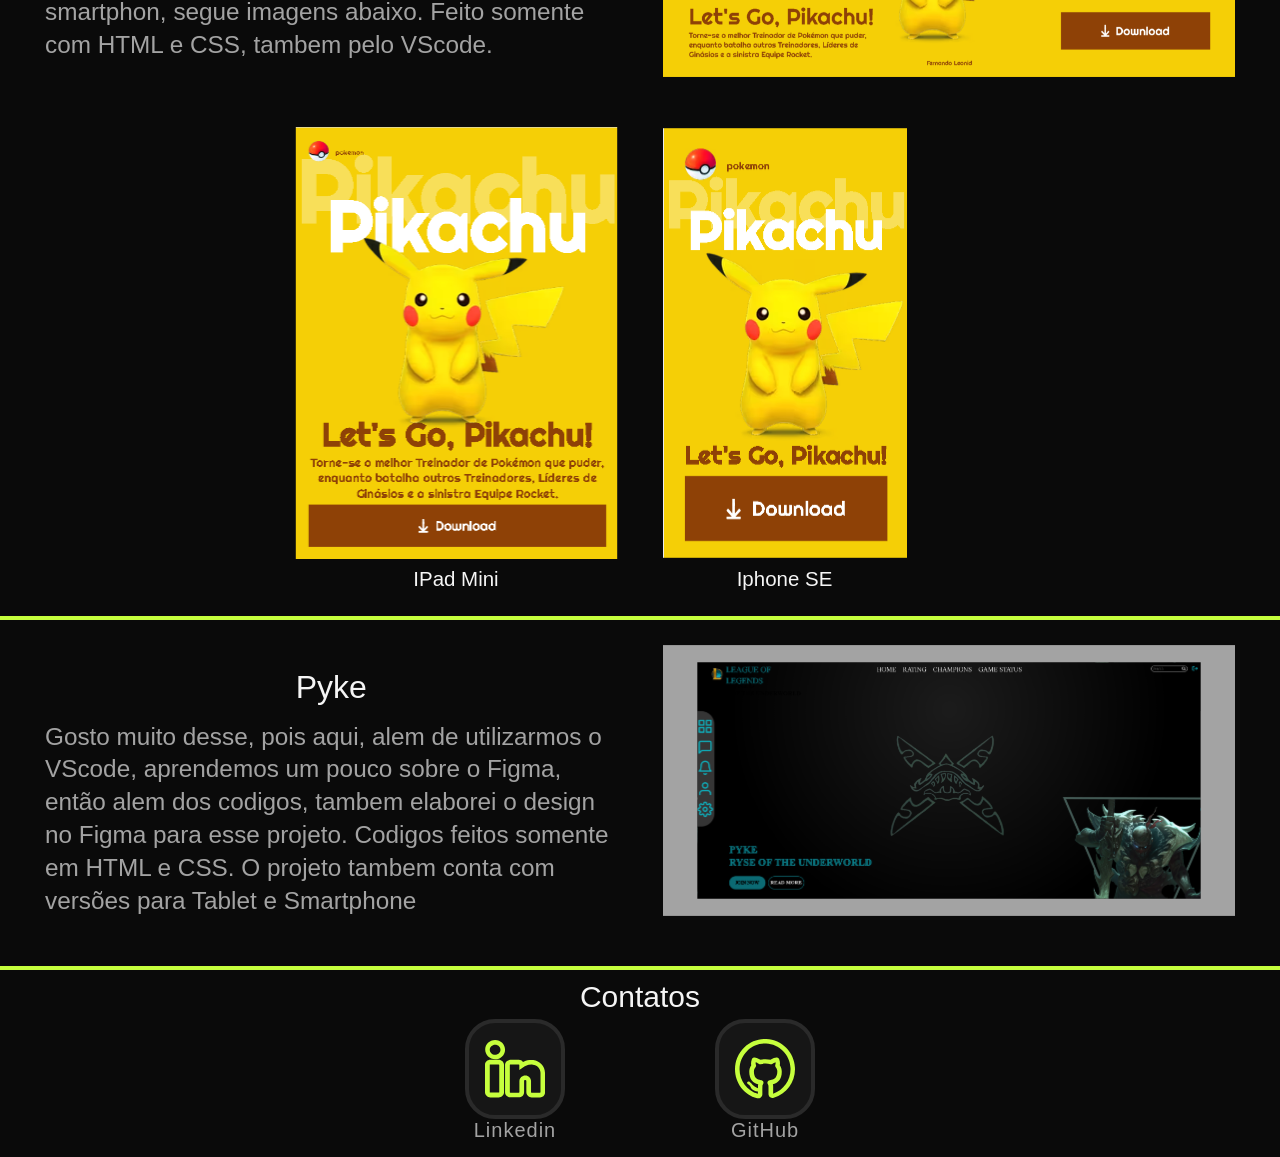
<file: ppsi.html>
<!DOCTYPE html>
<html lang="pt-BR">

<head>
    <meta charset="UTF-8">
    <meta name="viewport" content="width=device-width, initial-scale=1.0">
    <link rel="stylesheet" href="./assets/css/style.css">
    <link rel="stylesheet" href="./assets/css/ppsi.css">
    <title>P.P.S.I</title>
</head>

<body class="pagina-ppsi">
    <header>
        <div class="menu-wrapper">
            <input type="checkbox" id="burgerToggle" class="burger-toggle" aria-label="Abrir ou fechar menu">
            <label for="burgerToggle" class="menu-overlay"></label>

            <label for="burgerToggle" class="burger-btn">
                <span></span>
                <span></span>
                <span></span>
            </label>

            <nav id="navMenu" class="nav-menu" aria-label="Menu principal">
                <a href="./ppsi.html">P.P.S.I</a>
                <a href="./bases.html">Bases</a>
                <a href="./algoritmos.html">Algoritmos</a>
                <a href="./ingles.html">Inglês</a>
                <a href="./web.html">Web</a>
                <a href="./design.html">Design</a>
                <a href="./mat.html">Matematica</a>
                <a href="./index.html">Home</a>
            </nav>
        </div>
        <h1>Portfólio</h1>
    </header>

    <main>
        <section class="hero">
            <img src="./assets/img/PPSI.svg" alt="">
            <h2>Padrões de Projeto de Sítio para a Internet</h2>
        </section>
        <section class="secao">
            <h2>Sobre a materia</h2>
            <p>
                Nessa disciplina, tivemos a oportunidade de aprender mais sobre os processos de
                desenvolvimento de sítios para a internet, como os projeto que irei apresentar
                abaixo. Para acessar os projetos, utilize os nomes que serve como link para.
            </p>
        </section>
        <section class="secao">
            <h2><a href="https://guinunes02.github.io/Pizzaria/">Pizzaria</a></h2>
            <img class="destaque-img" src="./assets/img/Pizzaria.svg" alt="Projeto Pizzaria">
            <p>
                Aqui tivemos que desenvolver esse projeto de site para uma pizzaria, foi um dos
                primeiros projetos que fizemos, o modelo ja estava pronto no figma e utilizamos
                o software Visual Studio Code para programa-lo. Site feito somente em HTML e CSS.
            </p>
        </section>
        <section class="secao">
            <h2><a href="https://guinunes02.github.io/Coca-Cola-aula-/">Coca Cola</a></h2>
            <img class="destaque-img" src="./assets/img/coca.svg" alt="Projeto Coca Cola">
            <p>
                Esse outro projeto, aprendemos a trabalhar, tambem, utilizando links entre
                paginas, Então, além da imagem acima, trabalhamos com mais 2 paginas diferentes,
                Segue as imagens abaixo. Paginas feitas somente em HTML e CSS, tambem utilizando
                do VScode.
            </p>
            <div class="galeria-coca">
                <a href="#"><img src="./assets/img/tubaina.svg" alt="Página tubaina"></a>
                <a href="#"><img src="./assets/img/pepsi.svg" alt="Página Pepsi"></a>
            </div>
        </section>
        <section class="secao">
            <h2><a href="https://guinunes02.github.io/Pikachu/">Pikachu</a></h2>
            <img class="destaque-img" src="./assets/img/pikachu desktop.svg" alt="Projeto Pikachu">
            <p>
                Esse projeto é interessante, tivemos a oportunidade de aprender mais sobre
                responsividade, então para ele, tambem fizemos as versões para tablet e
                smartphon, segue imagens abaixo. Feito somente com HTML e CSS, tambem pelo
                VScode.
            </p>
            <div class="galeria">
                <figure>
                    <a href="#"><img src="./assets/img/pikachu ipad.svg" alt="Versão iPad Mini"></a>
                    <figcaption>IPad Mini</figcaption>
                </figure>
                <figure>
                    <a href="#"><img src="./assets/img/pikachu iphone.svg" alt="Versão iPhone SE"></a>
                    <figcaption>Iphone SE</figcaption>
                </figure>
            </div>
        </section>
        <section class="secao">
            <h2><a href="https://guinunes02.github.io/pyke/">Pyke</a></h2>
            <img class="destaque-img" src="./assets/img/pyke.svg" alt="Projeto Pyke">
            <p>
                Gosto muito desse, pois aqui, alem de utilizarmos o VScode, aprendemos um pouco
                sobre o Figma, então alem dos codigos, tambem elaborei o design no Figma para
                esse projeto. Codigos feitos somente em HTML e CSS. O projeto tambem conta com
                versões para Tablet e Smartphone
            </p>
        </section>

    </main>

    <footer>
        <p>Contatos</p>

        <div class="links-footer">
            <a href="https://www.linkedin.com/in/guilherme-nunes-466906206/">
                <span class="icone"><img src="./assets/img/linkedin.svg" alt=""></span>
                <span class="legenda">Linkedin</span>
            </a>

            <a href="https://github.com/guinunes02">
                <span class="icone"><img src="./assets/img/github.svg" alt=""></span>
                <span class="legenda">GitHub</span>
            </a>
        </div>
    </footer>
</body>

</html>
</file>
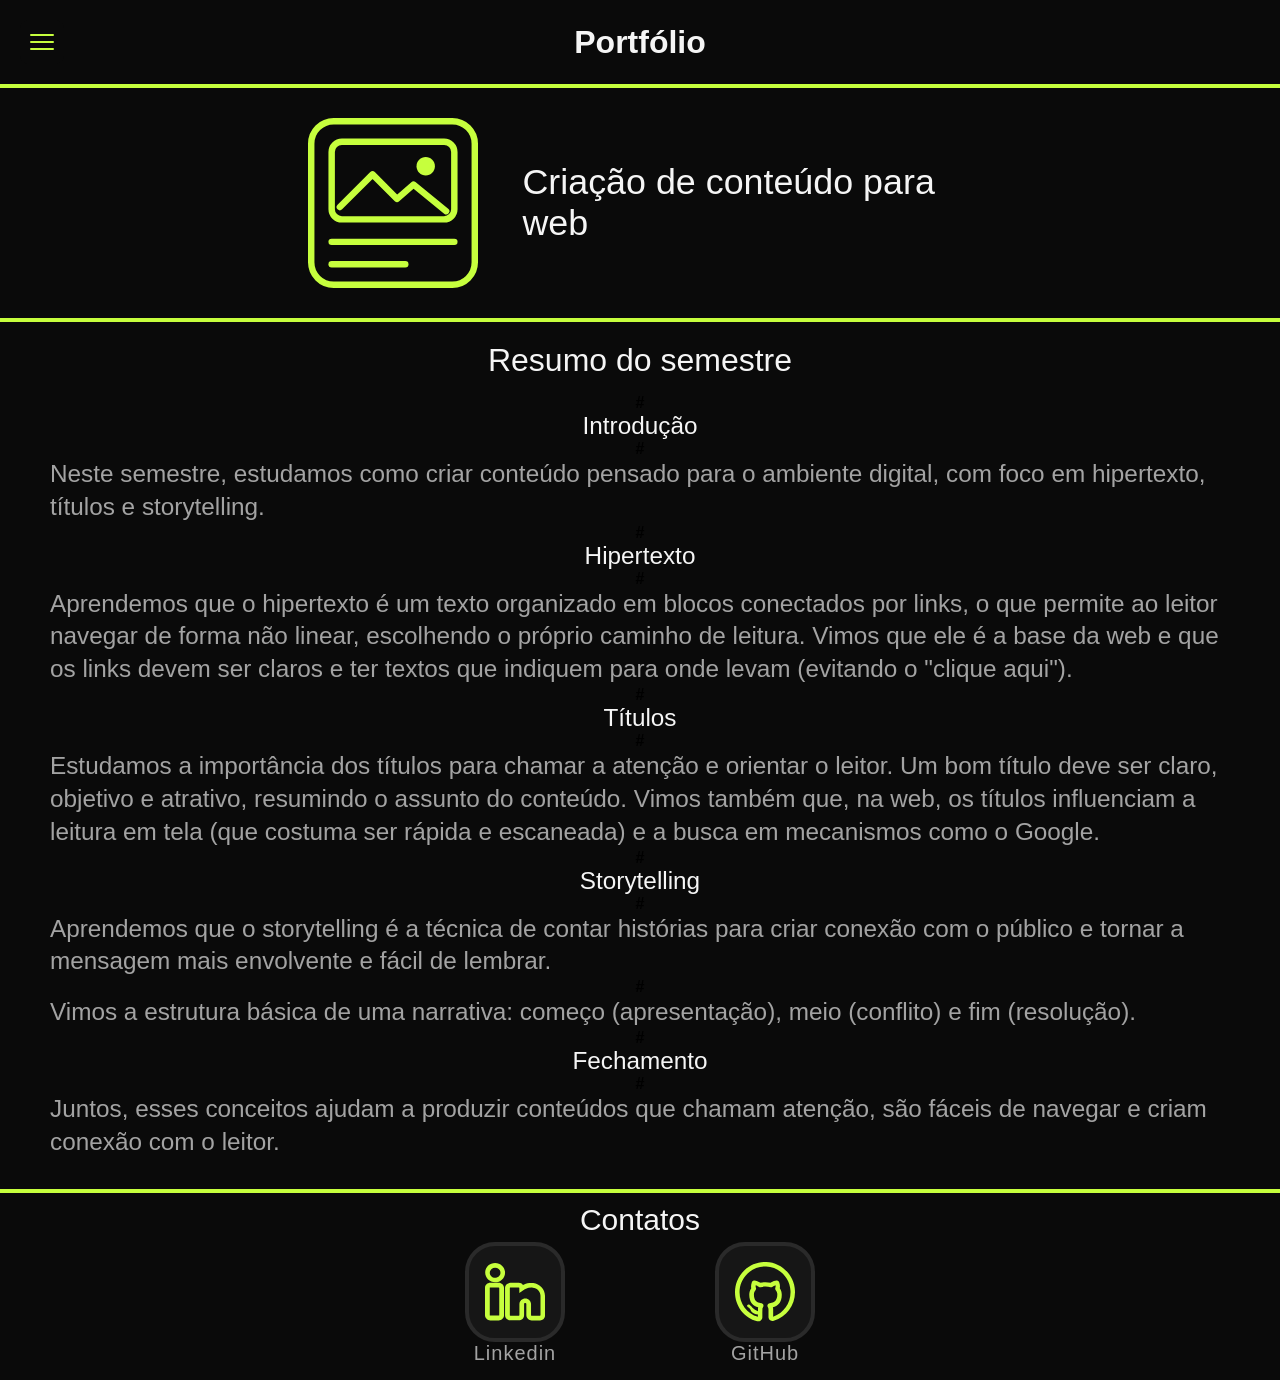
<file: web.html>
<!DOCTYPE html>
<html lang="pt-BR">

<head>
    <meta charset="UTF-8">
    <meta name="viewport" content="width=device-width, initial-scale=1.0">
    <link rel="stylesheet" href="./assets/css/style.css">
    <link rel="stylesheet" href="./assets/css/web.css">
    <title>Criação de conteúdo para web | Portfólio</title>
</head>

<body class="pagina-web">
    <header>
        <div class="menu-wrapper">
            <input type="checkbox" id="burgerToggle" class="burger-toggle" aria-label="Abrir ou fechar menu">
            <label for="burgerToggle" class="menu-overlay"></label>

            <label for="burgerToggle" class="burger-btn">
                <span></span>
                <span></span>
                <span></span>
            </label>

            <nav id="navMenu" class="nav-menu" aria-label="Menu principal">
                <a href="./ppsi.html">P.P.S.I</a>
                <a href="./bases.html">Bases</a>
                <a href="./algoritmos.html">Algoritmos</a>
                <a href="./ingles.html">Inglês</a>
                <a href="./web.html">Web</a>
                <a href="./design.html">Design</a>
                <a href="./mat.html">Matematica</a>
                <a href="./index.html">Home</a>
            </nav>
        </div>
        <h1>Portfólio</h1>
    </header>

    <main>

        <section class="hero">
            <img src="./assets/img/web.svg" alt="">
            <h2>Criação de conteúdo para web</h2>
        </section>

        <section class="secao">
            <h2>Resumo do semestre</h2>
            <b>#</b>
            <h3>Introdução</h3>
            <b>#</b>
            <p>Neste semestre, estudamos como criar conteúdo pensado para o ambiente digital, com foco em hipertexto,
                títulos e storytelling.</p>
            <b>#</b>
            <h3>Hipertexto</h3>
            <b>#</b>
            <p>Aprendemos que o hipertexto é um texto organizado em blocos conectados por links, o que permite ao leitor
                navegar de forma não linear, escolhendo o próprio caminho de leitura. Vimos que ele é a base da web e
                que os links devem ser claros e ter textos que indiquem para onde levam (evitando o "clique aqui").</p>
            <b>#</b>
            <h3>Títulos</h3>
            <b>#</b>
            <p>Estudamos a importância dos títulos para chamar a atenção e orientar o leitor. Um bom título deve ser
                claro, objetivo e atrativo, resumindo o assunto do conteúdo. Vimos também que, na web, os títulos
                influenciam a leitura em tela (que costuma ser rápida e escaneada) e a busca em mecanismos como o
                Google.</p>
            <b>#</b>
            <h3>Storytelling</h3>
            <b>#</b>
            <p>Aprendemos que o storytelling é a técnica de contar histórias para criar conexão com o público e tornar a
                mensagem mais envolvente e fácil de lembrar.</p>
            <b>#</b>
            <p>Vimos a estrutura básica de uma narrativa: começo (apresentação), meio (conflito) e fim (resolução).</p>
            <b>#</b>
            <h3>Fechamento</h3>
            <b>#</b>
            <p>Juntos, esses conceitos ajudam a produzir conteúdos que chamam atenção, são fáceis de navegar e criam
                conexão com o leitor.</p>
        </section>
    </main>

    <footer>
        <p>Contatos</p>

        <div class="links-footer">
            <a href="https://www.linkedin.com/in/guilherme-nunes-466906206/">
                <span class="icone"><img src="./assets/img/linkedin.svg" alt=""></span>
                <span class="legenda">Linkedin</span>
            </a>

            <a href="https://github.com/guinunes02">
                <span class="icone"><img src="./assets/img/github.svg" alt=""></span>
                <span class="legenda">GitHub</span>
            </a>
        </div>
    </footer>
</body>

</html>
</file>
<file: assets/css/style.css>
* {
    padding: 0;
    margin: 0;
    box-sizing: border-box;
}

Body {
    display: flex;
    height: 1200px;
    width: 100vw;
    background-color: #0A0A0A;
    flex-direction: column;
    font-family: 'Inter', sans-serif;
}

header {
    display: flex;
    justify-content: start;
    align-items: center;
    padding: 20px;
    border-bottom: 4px solid #C6FF3D;
}

h1 {
    position: absolute;
    color: #F5F5F5;
    font-size: 32px;
    border: none;
    left: 50%;
    transform: translateX(-50%);
}

.menu-wrapper {
    position: relative;
    display: inline-block;
}

.burger-toggle {
    position: absolute;
    width: 44px;
    height: 44px;
    opacity: 0;
    margin: 0;
    cursor: pointer;
    z-index: 3;
}

.burger-btn {
    position: relative;
    z-index: 2;
    display: inline-flex;
    flex-direction: column;
    justify-content: center;
    gap: 5px;
    width: 44px;
    height: 44px;
    padding: 10px;
    background: #0A0A0A;
    border: none;
    border-radius: 8px;
    cursor: pointer;
    box-sizing: border-box;
}

.burger-btn span {
    display: block;
    width: 100%;
    height: 2px;
    background: #C6FF3D;
    border-radius: 2px;
    transition: transform 0.25s ease, opacity 0.25s ease;
}

.burger-toggle:focus-visible+.burger-btn {
    outline: 2px solid #C6FF3D;
    outline-offset: 2px;
}

.burger-toggle:checked~.burger-btn span:nth-child(1) {
    transform: translateY(7px) rotate(45deg);
}

.burger-toggle:checked~.burger-btn span:nth-child(2) {
    opacity: 0;
}

.burger-toggle:checked~.burger-btn span:nth-child(3) {
    transform: translateY(-7px) rotate(-45deg);
}

.menu-overlay {
    display: none;
    position: fixed;
    inset: 0;
    z-index: 1;
}

.burger-toggle:checked~.menu-overlay {
    display: block;
}

.nav-menu {
    position: absolute;
    top: calc(100% + 10px);
    left: 0;
    /* era right: 0 */
    z-index: 100;
    min-width: 200px;
    max-width: calc(100vw - 32px);
    display: flex;
    flex-direction: column;
    gap: 4px;
    padding: 12px;
    background: #161616;
    border: 4px solid #2A2A2A;
    border-radius: 25px;

    opacity: 0;
    visibility: hidden;
    transform: translateY(-8px);
    transition: opacity 0.2s ease, transform 0.2s ease, visibility 0.2s;
}

.burger-toggle:checked~.nav-menu {
    opacity: 1;
    visibility: visible;
    transform: translateY(0);
}

.nav-menu a {
    padding: 12px 16px;
    border-radius: 15px;
    color: #A3A3A3;
    text-decoration: none;
    font-size: 18px;
    letter-spacing: 1px;
    transition: background-color 0.2s, color 0.2s;
}

.nav-menu a:hover,

.nav-menu a:focus-visible {
    background-color: #C6FF3D;
    color: #0A0A0A;
    outline: none;
}

main {
    display: flex;
    flex-direction: column;
    align-items: center;
    height: 90%;

}

.Apresentação {
    display: flex;
    height: 20%;
    width: 100%;
    justify-content: center;
    align-items: center;
    gap: 40px;
    border-bottom: 4px solid #C6FF3D;
}

.span {
    display: flex;
    flex-direction: column;
    justify-content: center;
    align-items: start;
    height: 60%;
    width: 145px;
    gap: 20px;
    color: #A3A3A3;
}

.destaque {
    color: #C6FF3D;
}

.titulo {
    display: flex;
    height: 55px;
    font-size: 24px;
    width: 200px;
    text-align: center;
    color: #F5F5F5;
    padding: 20px;
}

.links {
    display: flex;
    flex-flow: row wrap;
    align-items: flex-start;
    justify-content: center;
    height: 80%;
    width: 100%;
    border-bottom: 4px solid #C6FF3D;
    padding: 50px;
    gap: 49px;
}


.links a {
    display: flex;
    flex-direction: column;
    align-items: center;
    gap: 5px;
    text-decoration: none;
}


.links .icone {
    display: flex;
    align-items: center;
    justify-content: center;
    width: 113px;
    height: 113px;
    border-radius: 25px;
    background-color: #161616;
    border: solid 4px #2A2A2A;
    transition: background-color 0.2s, border-color 0.2s;
}

.links .legenda {
    color: #A3A3A3;
    font-size: 18px;
    letter-spacing: 1px;
    text-align: center;
    transition: color 0.2s;
}

.links img {
    width: 60px;
    transition: filter 0.2s;
}


.links a:hover .icone {
    background-color: #E0FF80;
    border-color: #C6FF3D;
}

.links a:hover img {
    filter: brightness(0);
}



footer {
    height: 10%;
    text-align: center;
    padding: 5px;
}

footer p {
    color: #F5F5F5;
    font-size: 25px;
}

.links-footer {
    display: flex;
    flex-flow: row wrap;
    align-items: flex-start;
    justify-content: center;
    height: 80%;
    gap: 150px;
}

.links-footer a {
    display: flex;
    flex-direction: column;
    align-items: center;
    text-decoration: none;
}

.links-footer img {
    width: 40px;
}

.links-footer .icone {
    display: flex;
    align-items: center;
    justify-content: center;
    width: 70px;
    height: 70px;
    border-radius: 30px;
    background-color: #161616;
    border: solid 4px #2A2A2A;
    transition: background-color 0.2s, border-color 0.2s;
}

.links-footer .legenda {
    color: #A3A3A3;
    font-size: 15px;
    letter-spacing: 1px;
    text-align: center;
    transition: color 0.2s;
}

@media (min-width: 1024px) {

    body {
        height: auto;
        min-height: 100vh;
        width: 100%;
    }

    main {
        display: flex;
        justify-content: center;
        align-items: center;
    }

    h1 {
        position: absolute;
        left: 50%;
        transform: translatex(-50%);
    }

    .Apresentação {
        display: flex;
        flex-direction: row;
        justify-content: center;
        align-items: center;
        gap: 100px;
        padding: 40px;
    }

    .Apresentação img {
        width: 190px;
        height: auto;
    }

    .Apresentação .span {
        display: flex;
        flex-direction: column;
        align-items: flex-start;
        gap: 20px;
        font-size: clamp(22px, 1.9vw, 27px);
        width: 390px;
    }

    .titulo {
        font-size: clamp(26px, 2.5vw, 36px);
        text-align: center;
        padding: 20px 0 0;
        width: 400px;
    }

    .links {
        display: flex;
        flex-wrap: nowrap;
        justify-content: center;
        align-items: flex-start;
        gap: 50px;
        padding: 30px 25px 40px;
    }

    main .links a {
        display: flex;
        flex-direction: column;
        align-items: center;
        gap: 6 px;
        width: 166px;
        text-align: center;
        text-decoration: none;
    }

    .links .icone {
        display: flex;
        align-items: center;
        justify-content: center;
        width: 166px;
        height: 166px;
        border-radius: 20px;

    }

    .links .icone img {
        width: 90px;
        height: 90px;
        transition: filter .2s;
    }

    .links .legenda {
        font-size: 18px;
        line-height: 1.2;
    }

    .links a:hover .icone {
        background-color: #D9FF7A;
    }

    .links a:hover .icone img {
        filter: brightness(0);
    }

    footer p {
        font-size: 30px;
    }

    .links-footer {
        display: flex;
        flex-flow: row wrap;
        align-items: flex-start;
        justify-content: center;
        height: 80%;
        gap: 150px;
    }

    .links-footer a {
        display: flex;
        flex-direction: column;
        align-items: center;
        text-decoration: none;
    }

    .links-footer img {
        width: 60px;
    }

    .links-footer .icone {
        display: flex;
        align-items: center;
        justify-content: center;
        width: 100px;
        height: 100px;
        border-radius: 30px;
        background-color: #161616;
        border: solid 4px #2A2A2A;
        transition: background-color 0.2s, border-color 0.2s;
    }

    .links-footer .legenda {
        color: #A3A3A3;
        font-size: 20px;
        letter-spacing: 1px;
        text-align: center;
        transition: color 0.2s;
    }
}
</file>
<file: assets/css/algoritmos.css>
* {
    padding: 0;
    margin: 0;
    box-sizing: border-box;
}

Body {
    display: flex;
    height: 1200px;
    width: 100vw;
    background-color: #0A0A0A;
    flex-direction: column;
    font-family: 'Inter', sans-serif;
}

.pagina-algoritmos {
    height: auto;
    min-height: 100vh;
}

.pagina-algoritmos main {
    height: auto;
    align-items: stretch;
}

.hero {
    display: flex;
    flex-direction: column;
    align-items: center;
    gap: 15px;
    padding: 20px 25px;
    border-bottom: 4px solid #C6FF3D;
}

.hero img {
    width: 140px;
}

.hero h2 {
    color: #F5F5F5;
    font-size: 24px;
    font-weight: 500;
    text-align: center;
}

.secao {
    padding: 20px 25px 30px;
    border-bottom: 4px solid #C6FF3D;
    text-align: center;
}

.secao h2 {
    color: #F5F5F5;
    font-size: 24px;
    font-weight: 500;
    margin-bottom: 20px;
}

.secao h2 a {
    color: inherit;
    text-decoration: none;
    transition: color 0.2s;
}

.secao h2 a:hover,

.secao h2 a:focus-visible {
    color: #C6FF3D;
    outline: none;
}

.secao p {
    color: #A3A3A3;
    font-size: 18px;
    font-weight: 500;
    line-height: 1.35;
    text-align: left;
}

h3 {
    color: #A3A3A3;
    font-size: 15px;
}

@media (min-width: 1024px) {

    /* ---------- Base ---------- */
    body.pagina-algoritmos {
        height: auto;
        min-height: 100vh;
        width: 100%;
    }

    .pagina-algoritmos .hero {
        flex-direction: row;
        justify-content: center;
        align-items: center;
        gap: 45px;
        padding: 30px 50px;
    }

    .pagina-algoritmos .hero img {
        width: 170px;
    }

    .pagina-algoritmos .hero h2 {
        font-size: clamp(30px, 2.8vw, 40px);
        text-align: left;
        max-width: 450px;
    }

    .pagina-algoritmos .secao {
        padding: 20px 50px 30px;
    }

    .pagina-algoritmos .secao h2 {
        font-size: clamp(26px, 2.5vw, 36px);
        margin-bottom: 15px;
    }

    .pagina-algoritmos .secao h3 {
        font-size: clamp(18px, 1.9vw, 27px);
        font-weight: 500;
    }

    .pagina-algoritmos .secao p {
        width: 100%;
        font-size: clamp(18px, 1.9vw, 27px);
        line-height: 1.35;
    }

    .pagina-algoritmos .secao ul {
        width: 100%;
        font-size: clamp(18px, 1.9vw, 27px);
        line-height: 1.35;
        padding-left: 45px;
        align-items: flex-start;
        justify-content: flex-start;
    }

    .pagina-algoritmos main {
        display: grid;
        grid-template-columns: 1fr 1fr;
        align-items: stretch;
    }

    .pagina-algoritmos .hero,
    .pagina-algoritmos .secao:not(.projeto),
    .pagina-algoritmos .titulo-projetos {
        grid-column: 1 / -1;
    }

    .pagina-algoritmos .secao.projeto {
        padding: 20px 25px 30px;
    }

    .pagina-algoritmos .projeto-titulo {
        color: #A3A3A3;
        font-size: clamp(20px, 2vw, 28px);
        font-weight: 500;
        text-align: center;
        margin-bottom: 10px;
    }

    .pagina-algoritmos .projeto a {
        display: block;
        width: 100%;
    }

    .pagina-algoritmos .projeto .destaque-img {
        width: 100%;
        height: auto;
        display: block;
    }

    .pagina-algoritmos .titulo-projetos {
        padding-bottom: 0;
        border-bottom: 0;
    }
}
</file>
<file: assets/css/bases.css>
* {
    padding: 0;
    margin: 0;
    box-sizing: border-box;
}

Body {
    display: flex;
    height: 1200px;
    width: 100vw;
    background-color: #0A0A0A;
    flex-direction: column;
    font-family: 'Inter', sans-serif;
}

.pagina-bases {
    height: auto;
    min-height: 100vh;
}

main {
    height: auto;
    align-items: stretch;
}

.hero {
    display: flex;
    flex-direction: column;
    align-items: center;
    gap: 15px;
    padding: 20px 25px;
    border-bottom: 4px solid #C6FF3D;
}

.hero img {
    width: 140px;
}

.hero h2 {
    color: #F5F5F5;
    font-size: 24px;
    font-weight: 500;
    text-align: center;
}

.secao {
    padding: 20px 25px 30px;
    border-bottom: 4px solid #C6FF3D;
    text-align: center;
}

.secao h2 {
    color: #F5F5F5;
    font-size: 24px;
    font-weight: 500;
    margin-bottom: 20px;
}

.secao h2 a {
    color: inherit;
    text-decoration: none;
    transition: color 0.2s;
}

.secao h2 a:hover,

.secao h2 a:focus-visible {
    color: #C6FF3D;
    outline: none;
}

.secao {
    display: flex;
    flex-direction: column;
    align-items: center;
}

.secao p {
    color: #A3A3A3;
    font-size: 15px;
    font-weight: 500;
    line-height: 1.35;
    text-align: left;
}

.secao ul {
    color: #A3A3A3;
    font-size: 15px;
    font-weight: 500;
    line-height: 1.35;
    text-align: left;
    align-items: center;
    justify-content: center;
    width: 250px;
}

.destaque-img {
    display: block;
    width: 100%;
    max-width: 320px;
    height: auto;
    margin: 0 auto 25px;
}

.galeria {
    display: flex;
    justify-content: center;
    align-items: flex-start;
    gap: 25px;
    margin-top: 25px;
}

.galeria img {
    display: block;
    width: 100%;
    height: auto;
}

.galeria figcaption {
    margin-top: 4px;
    color: #A3A3A3;
    font-size: 18px;
    text-align: center;
}

footer {
    height: auto;
    padding: 10px 0 15px;
}

.links-footer {
    height: auto;
    margin-top: 5px;
}

@media (min-width: 1024px) {

    body.pagina-bases {
        width: 100%;
        height: auto;
        min-height: 100vh;
    }

    .pagina-bases .hero {
        flex-direction: row;
        justify-content: center;
        align-items: center;
        gap: 45px;
        padding: 30px 50px;
    }

    .pagina-bases .hero img {
        width: 170px;
    }

    .pagina-bases .hero h2 {
        font-size: clamp(30px, 2.8vw, 40px);
        text-align: left;
        max-width: 450px;
    }

    .pagina-bases .secao {
        padding: 20px max(50px, calc((100% - 1440px) / 2 + 50px)) 30px;
    }

    .pagina-bases .secao h2 {
        font-size: clamp(26px, 2.5vw, 36px);
        margin-bottom: 15px;
    }

    .pagina-bases .secao h3 {
        font-size: clamp(18px, 1.9vw, 27px);
        font-weight: 500;
    }

    .pagina-bases .secao p {
        width: 100%;
        font-size: clamp(18px, 1.9vw, 27px);
        line-height: 1.35;
    }

    .pagina-bases .secao ul {
        width: 100%;
        font-size: clamp(18px, 1.9vw, 27px);
        line-height: 1.35;
        padding-left: 45px;
        align-items: flex-start;
        justify-content: flex-start;
    }

    .pagina-bases .secao:has(.destaque-img) {
        display: grid;
        grid-template-columns: 1fr 1fr;
        grid-template-areas:
            "texto-titulo imagem"
            "texto-corpo  imagem";
        align-content: center;
        align-items: center;
        column-gap: 45px;
        padding: 25px max(45px, calc((100% - 1440px) / 2 + 45px));
        text-align: center;
    }

    .pagina-bases .secao:has(.destaque-img) h2 {
        grid-area: texto-titulo;
        align-self: end;
        margin-bottom: 15px;
    }

    .pagina-bases .secao:has(.destaque-img) p {
        grid-area: texto-corpo;
        align-self: start;
    }

    .pagina-bases .secao:nth-of-type(4) {
        grid-template-areas:
            "imagem texto-titulo"
            "imagem texto-corpo";
    }

    .pagina-bases .secao:has(.destaque-img) .destaque-img {
        grid-area: imagem;
        max-width: 100%;
        height: auto;
        justify-self: center;
        display: block;
    }

    .pagina-bases .secao:nth-of-type(4) .destaque-img {
        width: 646px;
        aspect-ratio: 646 / 347;
    }

    .pagina-bases .secao:nth-of-type(5) .destaque-img {
        width: 646px;
        aspect-ratio: 646 / 308;
    }
}
</file>
<file: assets/css/design.css>
* {
    padding: 0;
    margin: 0;
    box-sizing: border-box;
}

Body {
    display: flex;
    height: 1200px;
    width: 100vw;
    background-color: #0A0A0A;
    flex-direction: column;
    font-family: 'Inter', sans-serif;
}

.pagina-design {
    height: auto;
    min-height: 100vh;
}

.pagina-design main {
    height: auto;
    align-items: stretch;
}

.hero {
    display: flex;
    flex-direction: column;
    align-items: center;
    gap: 15px;
    padding: 20px 25px;
    border-bottom: 4px solid #C6FF3D;
}

.hero h2 {
    color: #F5F5F5;
    font-size: 24px;
    font-weight: 500;
    text-align: center;
}

.secao {
    display: flex;
    flex-direction: column;
    align-items: center;
    padding: 20px 25px 30px;
    border-bottom: 4px solid #C6FF3D;
    text-align: center;
}

.secao h2 {
    color: #F5F5F5;
    font-size: 24px;
    font-weight: 500;
    margin-bottom: 20px;
}

.secao p {
    color: #A3A3A3;
    font-size: 15px;
    font-weight: 500;
    line-height: 1.35;
    text-align: left;
}

.secao ul {
    color: #A3A3A3;
    font-size: 15px;
    font-weight: 500;
    line-height: 1.35;
    text-align: left;
    align-items: center;
    justify-content: center;
    width: 250px;
}

h3 {
    color: #F5F5F5;
    font-size: 15px;
}

.pagina-design footer {
    height: auto;
    padding: 10px 0 15px;
}

.pagina-design .links-footer {
    height: auto;
    margin-top: 5px;
}

@media (min-width: 1024px) {

    body.pagina-design {
        height: auto;
        min-height: 100vh;
        width: 100%;
    }

    .pagina-design .hero {
        flex-direction: row;
        justify-content: center;
        align-items: center;
        gap: 45px;
        padding: 30px 50px;
    }

    .pagina-design .hero img {
        width: 170px;
    }

    .pagina-design .hero h2 {
        font-size: clamp(30px, 2.8vw, 40px);
        text-align: left;
        max-width: 450px;
    }

    .pagina-design .secao {
        padding: 20px 50px 30px;
    }

    .pagina-design .secao h2 {
        font-size: clamp(26px, 2.5vw, 36px);
        margin-bottom: 15px;
    }

    .pagina-design .secao h3 {
        font-size: clamp(18px, 1.9vw, 27px);
        font-weight: 500;
    }

    .pagina-design .secao p {
        width: 100%;
        font-size: clamp(18px, 1.9vw, 27px);
        line-height: 1.35;
    }

    .pagina-design .secao ul {
        width: 100%;
        font-size: clamp(18px, 1.9vw, 27px);
        line-height: 1.35;
        padding-left: 45px;
        align-items: flex-start;
        justify-content: flex-start;
    }
}
</file>
<file: assets/css/ingles.css>
* {
    padding: 0;
    margin: 0;
    box-sizing: border-box;
}

Body {
    display: flex;
    height: 1200px;
    width: 100vw;
    background-color: #0A0A0A;
    flex-direction: column;
    font-family: 'Inter', sans-serif;
}

.pagina-ingles {
    height: auto;
    min-height: 100vh;
}

.pagina-ingles main {
    height: auto;
    align-items: stretch;
}
.hero {
    display: flex;
    flex-direction: column;
    align-items: center;
    gap: 15px;
    padding: 20px 25px;
    border-bottom: 4px solid #C6FF3D;
}

.hero img {
    width: 140px;
}

.hero h2 {
    color: #F5F5F5;
    font-size: 24px;
    font-weight: 500;
    text-align: center;
}

.secao {
    display: flex;
    flex-direction: column;
    align-items: center;
    padding: 20px 25px 30px;
    border-bottom: 4px solid #C6FF3D;
    text-align: center;
}

.secao h2 {
    color: #F5F5F5;
    font-size: 24px;
    font-weight: 500;
    margin-bottom: 20px;
}

.secao p {
    color: #A3A3A3;
    font-size: 15px;
    font-weight: 500;
    line-height: 1.35;
    text-align: left;
}

.secao ul {
    color: #A3A3A3;
    font-size: 15px;
    font-weight: 500;
    line-height: 1.35;
    text-align: left;
    width: 250px;
}

.pagina-ingles footer {
    height: auto;
    padding: 10px 0 15px;
}

.pagina-ingles .links-footer {
    height: auto;
    margin-top: 5px;
}

h3 {
    color: #F5F5F5;
    font-size: 15px;
}

@media (min-width: 1024px) {

    body.pagina-ingles {
        height: auto;
        min-height: 100vh;
        width: 100%;
    }

    .pagina-ingles .hero {
        flex-direction: row;
        justify-content: center;
        align-items: center;
        gap: 45px;
        padding: 30px 50px;
    }

    .pagina-ingles .hero img {
        width: 170px;
    }

    .pagina-ingles .hero h2 {
        font-size: clamp(30px, 2.8vw, 40px);
        text-align: left;
        max-width: 450px;
    }

    .pagina-ingles .secao {
        padding: 20px 50px 30px;
    }

    .pagina-ingles .secao h2 {
        font-size: clamp(26px, 2.5vw, 36px);
        margin-bottom: 15px;
    }

    .pagina-ingles .secao h3 {
        font-size: clamp(18px, 1.9vw, 27px);
        font-weight: 500;
    }

    .pagina-ingles .secao p {
        width: 100%;
        font-size: clamp(18px, 1.9vw, 27px);
        line-height: 1.35;
    }

    .pagina-ingles .secao ul {
        width: 100%;
        font-size: clamp(18px, 1.9vw, 27px);
        line-height: 1.35;
        padding-left: 45px;
        align-items: flex-start;
        justify-content: flex-start;
    }
}
</file>
<file: assets/css/mat.css>
* {
    padding: 0;
    margin: 0;
    box-sizing: border-box;
}

Body {
    display: flex;
    height: 1200px;
    width: 100%;
    background-color: #0A0A0A;
    flex-direction: column;
    font-family: 'Inter', sans-serif;
}

.pagina-mat {
    height: auto;
    min-height: 100vh;
}

.pagina-mat main {
    height: auto;
    align-items: stretch;
}

.hero {
    display: flex;
    flex-direction: column;
    align-items: center;
    gap: 15px;
    padding: 20px 25px;
    border-bottom: 4px solid #C6FF3D;
}

.hero img {
    width: 140px;
}

.hero h2 {
    color: #F5F5F5;
    font-size: 24px;
    font-weight: 500;
    text-align: center;
}

.secao {
    display: flex;
    flex-direction: column;
    align-items: center;
    padding: 20px 25px 30px;
    border-bottom: 4px solid #C6FF3D;
    text-align: center;
}

.secao h2 {
    color: #F5F5F5;
    font-size: 24px;
    font-weight: 500;
    margin-bottom: 20px;
}

.secao p {
    color: #A3A3A3;
    font-size: 15px;
    font-weight: 500;
    line-height: 1.35;
    text-align: left;
}

.secao ul {
    color: #A3A3A3;
    font-size: 15px;
    font-weight: 500;
    line-height: 1.35;
    text-align: left;
    align-items: center;
    justify-content: center;
    width: 250px;
}

h3 {
    color: #F5F5F5;
    font-size: 15px;
}

.pagina-mat footer {
    height: auto;
    padding: 10px 0 15px;
}

.pagina-mat .links-footer {
    height: auto;
    margin-top: 5px;
}

@media (min-width: 1024px) {

    /* ---------- Base ---------- */
    body.pagina-mat {
        height: auto;
        min-height: 100vh;
    }

    .pagina-mat .hero {
        flex-direction: row;
        justify-content: center;
        align-items: center;
        gap: 45px;
        padding: 30px 50px;
    }

    .pagina-mat .hero img {
        width: 170px;
    }

    .pagina-mat .hero h2 {
        font-size: clamp(30px, 2.8vw, 40px);
        text-align: left;
        max-width: 450px;
    }

    .pagina-mat .secao {
        padding: 20px 50px 30px;
    }

    .pagina-mat .secao h2 {
        font-size: clamp(26px, 2.5vw, 36px);
        margin-bottom: 15px;
    }

    .pagina-mat .secao h3 {
        font-size: clamp(18px, 1.9vw, 27px);
        font-weight: 500;
    }

    .pagina-mat .secao p {
        width: 100%;
        font-size: clamp(18px, 1.9vw, 27px);
        line-height: 1.35;
    }

    .pagina-mat .secao ul {
        width: 100%;
        font-size: clamp(18px, 1.9vw, 27px);
        line-height: 1.35;
        padding-left: 45px;
        align-items: flex-start;
        justify-content: flex-start;
    }
}
</file>
<file: assets/css/ppsi.css>
* {
    padding: 0;
    margin: 0;
    box-sizing: border-box;
}

Body {
    display: flex;
    height: 1200px;
    width: 100vw;
    background-color: #0A0A0A;
    flex-direction: column;
    font-family: 'Inter', sans-serif;
}

.pagina-ppsi {
    height: auto;
    min-height: 100vh;
}

main {
    height: auto;
    align-items: stretch;
}

.hero {
    display: flex;
    flex-direction: column;
    align-items: center;
    gap: 15px;
    padding: 20px 25px;
    border-bottom: 4px solid #C6FF3D;
}

.hero img {
    width: 140px;
}

.hero h2 {
    color: #F5F5F5;
    font-size: 24px;
    font-weight: 500;
    text-align: center;
}

.secao {
    padding: 20px 25px 30px;
    border-bottom: 4px solid #C6FF3D;
    text-align: center;
}

.secao h2 {
    color: #F5F5F5;
    font-size: 24px;
    font-weight: 500;
    margin-bottom: 20px;
}

.secao h2 a {
    color: inherit;
    text-decoration: none;
    transition: color 0.2s;
}

.secao h2 a:hover,
.secao h2 a:focus-visible {
    color: #C6FF3D;
    outline: none;
}

.secao p {
    color: #A3A3A3;
    font-size: 18px;
    font-weight: 500;
    line-height: 1.35;
    text-align: left;
}

.destaque-img {
    display: block;
    width: 100%;
    max-width: 320px;
    height: auto;
    margin: 0 auto 25px;
}

.galeria {
    display: flex;
    justify-content: center;
    align-items: flex-start;
    gap: 25px;
    margin-top: 25px;
}

.galeria img {
    display: block;
    width: 100%;
    height: auto;
}

.galeria>a {
    flex: 1;
    max-width: 160px;
}

.galeria figure {
    flex: 1;
    max-width: 130px;
    margin: 0;
}

.galeria figcaption {
    margin-top: 4px;
    color: #A3A3A3;
    font-size: 18px;
    text-align: center;
}

.pagina-ppsi footer {
    height: auto;
    padding: 10px 0 15px;
}

.pagina-ppsi .links-footer {
    height: auto;
    margin-top: 5px;
}

@media (min-width: 1024px) {

    body.pagina-ppsi {
        height: auto;
        min-height: 100vh;
        width: 100%;
    }

    /* ---------- Hero ---------- */
    .hero {
        flex-direction: row;
        justify-content: center;
        align-items: center;
        gap: 45px;
        padding: 30px 50px;
    }

    .hero img {
        width: 170px;
    }

    .hero h2 {
        font-size: clamp(30px, 2.8vw, 40px);
        text-align: left;
        max-width: 450px;
    }

    /* ---------- Seções ----------
       O padding lateral mantém o conteúdo centralizado em, no máximo,
       1440px de largura; as bordas verdes continuam ocupando a tela toda. */
    .secao {
        padding: 20px max(50px, calc((100% - 1440px) / 2 + 50px)) 30px;
    }

    .secao h2 {
        font-size: clamp(26px, 2.5vw, 36px);
        margin-bottom: 15px;
    }

    .secao p {
        width: 100%;
        font-size: clamp(18px, 1.9vw, 27px);
        line-height: 1.35;
    }

    /* ---------- Projetos: 2 colunas (texto + imagem) ---------- */
    .secao:has(.destaque-img) {
        display: grid;
        grid-template-columns: 1fr 1fr;
        grid-template-areas:
            "texto-titulo imagem"
            "texto-corpo  imagem";
        align-content: center;
        align-items: center;
        column-gap: 45px;
        padding: 25px max(45px, calc((100% - 1440px) / 2 + 45px));
        text-align: center;
    }

    .secao:has(.destaque-img) h2 {
        grid-area: texto-titulo;
        align-self: end;
    }

    .secao:has(.destaque-img) p {
        grid-area: texto-corpo;
        align-self: start;
    }

    /* Pizzaria (1º projeto): imagem à esquerda */
    .secao:nth-of-type(3) {
        grid-template-areas:
            "imagem texto-titulo"
            "imagem texto-corpo";
    }

    /* Imagem principal: tamanho do Figma (646 x 306).
       Nunca passa disso (mantém a qualidade) e encolhe
       proporcionalmente em telas menores. */
    .secao:has(.destaque-img) .destaque-img {
        grid-area: imagem;
        width: 646px;
        max-width: 100%;
        height: auto;
        aspect-ratio: 646 / 306;
        justify-self: center;
        display: block;
    }

    .galeria {
        grid-column: 1 / -1;
        display: grid;
        grid-template-columns: 1fr 1fr;
        column-gap: 45px;
        align-items: start;
        width: 100%;
        margin-top: 25px;
    }

    .galeria > * {
        min-width: 0;
    }

    .galeria > :first-child {
        justify-self: end;
    }

    .galeria > :last-child {
        justify-self: start;
    }

    .galeria a {
        display: block;
    }

    .galeria-coca {
        position: relative;
        display: flex;
        left: 49.7%;
        gap: 100px;
        width: 100%;
        height: 154px;
    }

    .galeria-coca img {
        width: 100%;
        height: 100%;
    }

    .galeria figure {
        display: flex;
        flex-direction: column;
        align-items: center;
        gap: 4px;
        max-width: 100%;
    }

    .galeria figure:first-child img {
        width: 323px;
        aspect-ratio: 323 / 432;
    }

    .galeria figure:last-child img {
        width: 244px;
        aspect-ratio: 244 / 432;
    }

    .galeria figcaption {
        color: #F5F5F5;
        font-size: clamp(16px, 1.6vw, 22px);
        text-align: center;
    }
}
</file>
<file: assets/css/web.css>
* {
    padding: 0;
    margin: 0;
    box-sizing: border-box;
}

Body {
    display: flex;
    height: 1200px;
    width: 100vw;
    background-color: #0A0A0A;
    flex-direction: column;
    font-family: 'Inter', sans-serif;
}

.pagina-web {
    height: auto;
    min-height: 100vh;
}

.pagina-web main {
    height: auto;
    align-items: stretch;
}

.hero {
    display: flex;
    flex-direction: column;
    align-items: center;
    gap: 15px;
    padding: 20px 25px;
    border-bottom: 4px solid #C6FF3D;
}

.hero h2 {
    color: #F5F5F5;
    font-size: 24px;
    font-weight: 500;
    text-align: center;
}

.secao {
    padding: 20px 25px 30px;
    border-bottom: 4px solid #C6FF3D;
    text-align: center;
}

.secao h2 {
    color: #F5F5F5;
    font-size: 24px;
    font-weight: 500;
    margin-bottom: 20px;
}

.secao p {
    color: #A3A3A3;
    font-size: 18px;
    font-weight: 500;
    line-height: 1.35;
    text-align: left;
}

h3 {
    color: #F5F5F5;
    font-size: 15;
}

.pagina-web footer {
    height: auto;
    padding: 10px 0 15px;
}

.pagina-web .links-footer {
    height: auto;
    margin-top: 5px;
}

@media (min-width: 1024px) {

    body.pagina-web {
        height: auto;
        min-height: 100vh;
        width: 100%;
    }

    .pagina-web .hero {
        flex-direction: row;
        justify-content: center;
        align-items: center;
        gap: 45px;
        padding: 30px 50px;
    }

    .pagina-web .hero img {
        width: 170px;
    }

    .pagina-web .hero h2 {
        font-size: clamp(30px, 2.8vw, 40px);
        text-align: left;
        max-width: 450px;
    }

    .pagina-web .secao {
        padding: 20px 50px 30px;
    }

    .pagina-web .secao h2 {
        font-size: clamp(26px, 2.5vw, 36px);
        margin-bottom: 15px;
    }

    .pagina-web .secao h3 {
        font-size: clamp(18px, 1.9vw, 27px);
        font-weight: 500;
    }

    .pagina-web .secao p {
        width: 100%;
        font-size: clamp(18px, 1.9vw, 27px);
        line-height: 1.35;
    }

    .pagina-web .secao ul {
        width: 100%;
        font-size: clamp(18px, 1.9vw, 27px);
        line-height: 1.35;
        padding-left: 45px;
        align-items: flex-start;
        justify-content: flex-start;
    }
}
</file>
